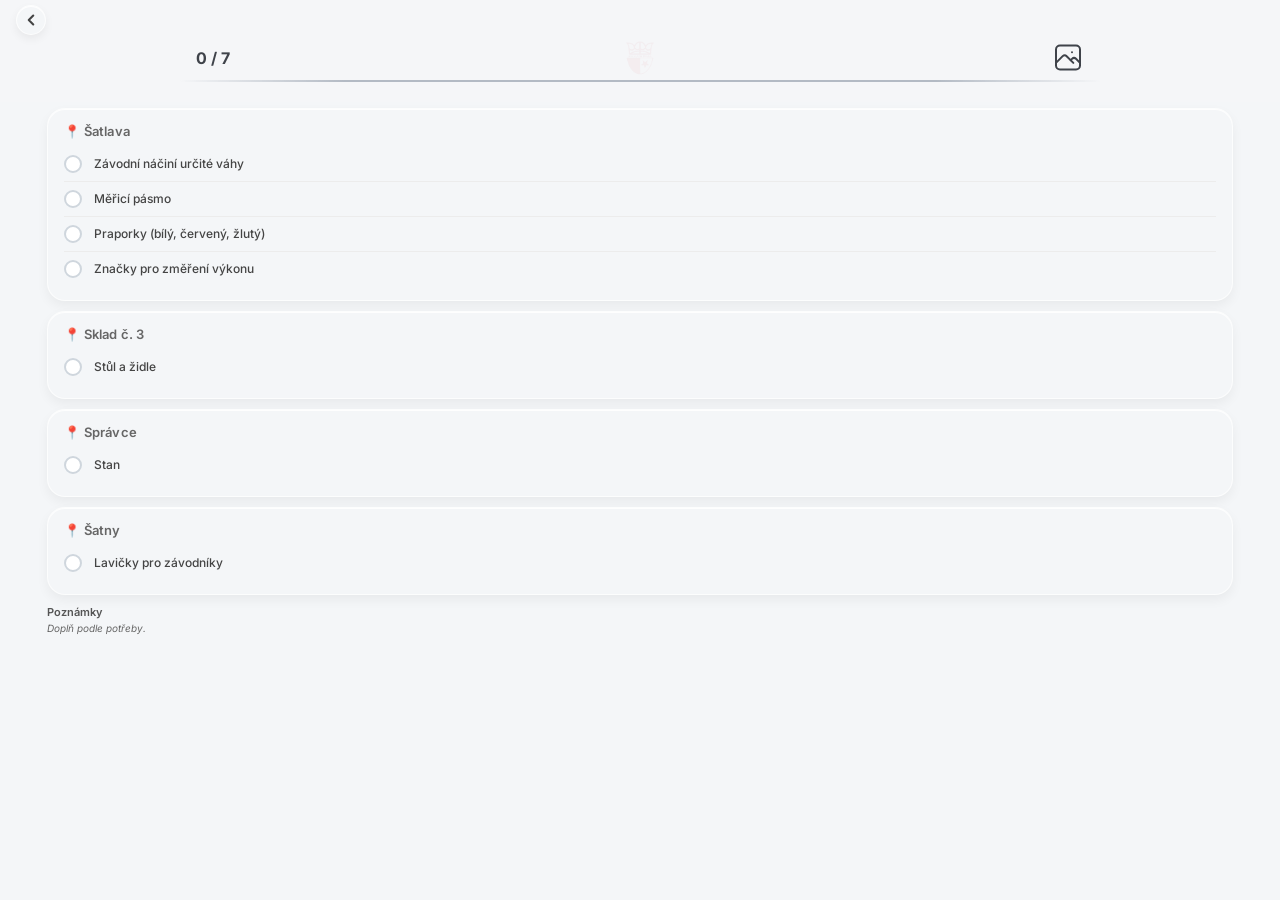
<file: discipliny/disk.html>
<!DOCTYPE html>
<html lang="cs">

<head>

    <meta charset="UTF-8">

    <meta name="viewport"
          content="width=device-width, initial-scale=1.0">

    <title>Disk</title>

    <!-- Font -->

    <link rel="preconnect"
          href="https://fonts.googleapis.com">

    <link rel="preconnect"
          href="https://fonts.gstatic.com"
          crossorigin>

    <link href="https://fonts.googleapis.com/css2?family=Inter:wght@300;400;500;600;700;800&display=swap"
          rel="stylesheet">

    <link rel="stylesheet"
          href="disk.css">

</head>

<body>


<!-- ===================================================== -->
<!--                    HORNÍ PANEL                         -->
<!-- ===================================================== -->

<header class="top-panel">

    <a href="../index.html"
       class="back-button">

        <svg
            class="back-icon"
            xmlns="http://www.w3.org/2000/svg"
            viewBox="0 0 24 24"
            fill="none">

            <path
                d="M15 18L9 12L15 6"
                stroke="currentColor"
                stroke-width="2.8"
                stroke-linecap="round"
                stroke-linejoin="round"/>

        </svg>

    </a>

    <div class="top-card">

        <!-- ===== POČÍTADLO ===== -->

        <div class="progress-box">

            <span class="progress-number">
                0 / 10
            </span>

        </div>

        <!-- ===== LOGO ===== -->

        <div class="logo-box">

            <img
                src="../images/logo/logo.png"
                alt="Technická četa"
                class="progress-logo">

        </div>

        <!-- ===== GALERIE ===== -->
<div class="gallery-box">

   <button
        class="gallery-button"
    id="galleryButton"
    data-gallery="../images/sectors/disk/"
    data-count="1"
    aria-label="Otevřít galerii">

    <svg
        class="gallery-icon"
        xmlns="http://www.w3.org/2000/svg"
        viewBox="0 0 24 24"
        fill="none"
        stroke="currentColor"
        stroke-width="1.5"
        stroke-linecap="round"
        stroke-linejoin="round">

        <path d="M15 8h.01"/>
        <path d="M3 6a3 3 0 0 1 3 -3h12a3 3 0 0 1 3 3v12a3 3 0 0 1 -3 3h-12a3 3 0 0 1 -3 -3v-12"/>
        <path d="M3 16l5 -5c.928 -.893 2.072 -.893 3 0l5 5"/>
        <path d="M14 14l1 -1c.928 -.893 2.072 -.893 3 0l3 3"/>

    </svg>

</button>

</div>

</header>


<!-- ===================================================== -->
<!--                SEZNAM POMŮCEK                          -->
<!-- ===================================================== -->

<section class="equipment">
 
     <!-- ŠATLAVA -->

    <div class="location">

        <h3>📍 Šatlava</h3>

        <label class="check-item">
            <input type="checkbox">
            <span>Závodní náčiní určité váhy</span>
        </label>

        <label class="check-item">
            <input type="checkbox">
            <span>Měřicí pásmo</span>
        </label>

        <label class="check-item">
            <input type="checkbox">
            <span>Praporky (bílý, červený, žlutý)</span>
        </label>

        <label class="check-item">
            <input type="checkbox">
            <span>Značky pro změření výkonu</span>
        </label>

    </div>


    <!-- SKLAD Č. 3 -->

    <div class="location">

        <h3>📍 Sklad č. 3</h3>

        <label class="check-item">
            <input type="checkbox">
            <span>Stůl a židle</span>
        </label>

    </div>


    <!-- SPRÁVCE -->

    <div class="location">

        <h3>📍 Správce</h3>

        <label class="check-item">
            <input type="checkbox">
            <span>Stan</span>
        </label>

    </div>


    <!-- ŠATNY -->

    <div class="location">

        <h3>📍 Šatny</h3>

        <label class="check-item">
            <input type="checkbox">
            <span>Lavičky pro závodníky</span>
        </label>

    </div>


</section>


<!-- ===================================================== -->
<!--                     POZNÁMKY                           -->
<!-- ===================================================== -->

<section class="notes">

    <h2>Poznámky</h2>

    <p>Doplň podle potřeby.</p>

</section>

<div id="galleryDots" class="gallery-dots"></div>

<script src="../checkboxes.js"></script>

<link
    rel="stylesheet"
    href="../libs/photoswipe/photoswipe.css">

<script type="module"
        src="../js/gallery.js"></script>

</body>

</html>
</file>
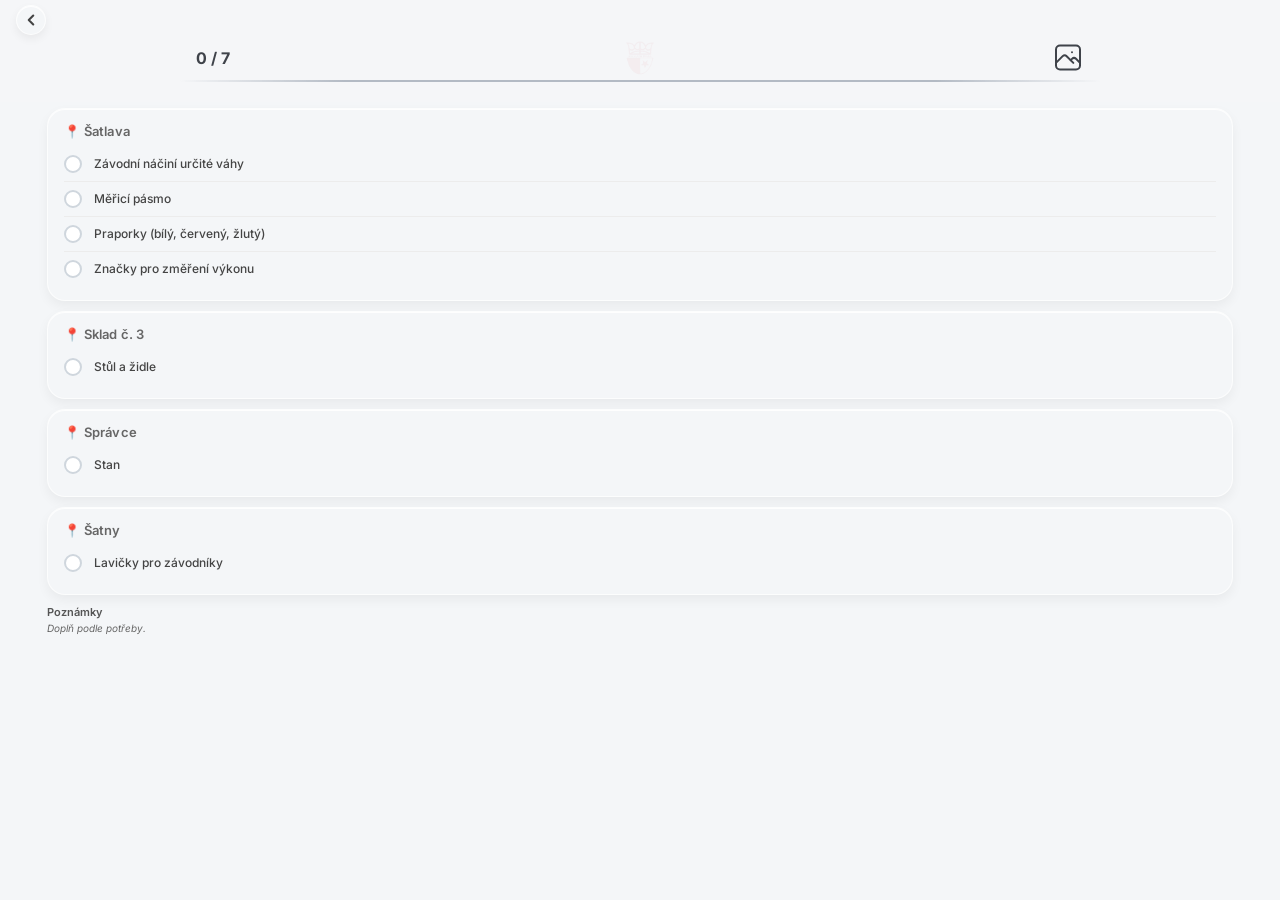
<file: discipliny/kladivo.html>
<!DOCTYPE html>
<html lang="cs">

<head>

    <meta charset="UTF-8">

    <meta name="viewport"
          content="width=device-width, initial-scale=1.0">

    <title>Kladivo</title>

    <!-- Font -->

    <link rel="preconnect"
          href="https://fonts.googleapis.com">

    <link rel="preconnect"
          href="https://fonts.gstatic.com"
          crossorigin>

    <link href="https://fonts.googleapis.com/css2?family=Inter:wght@300;400;500;600;700;800&display=swap"
          rel="stylesheet">

    <link rel="stylesheet"
          href="kladivo.css">

</head>

<body>


<!-- ===================================================== -->
<!--                    HORNÍ PANEL                         -->
<!-- ===================================================== -->

<header class="top-panel">

    <a href="../index.html"
       class="back-button">

        <svg
            class="back-icon"
            xmlns="http://www.w3.org/2000/svg"
            viewBox="0 0 24 24"
            fill="none">

            <path
                d="M15 18L9 12L15 6"
                stroke="currentColor"
                stroke-width="2.8"
                stroke-linecap="round"
                stroke-linejoin="round"/>

        </svg>

    </a>

    <div class="top-card">

        <!-- ===== POČÍTADLO ===== -->

        <div class="progress-box">

            <span class="progress-number">
                0 / 10
            </span>

        </div>

        <!-- ===== LOGO ===== -->

        <div class="logo-box">

            <img
                src="../images/logo/logo.png"
                alt="Technická četa"
                class="progress-logo">

        </div>

        <!-- ===== GALERIE ===== -->
<div class="gallery-box">

   <button
        class="gallery-button"
    id="galleryButton"
    data-gallery="../images/sectors/kladivo/"
    data-count="1"
    aria-label="Otevřít galerii">

    <svg
        class="gallery-icon"
        xmlns="http://www.w3.org/2000/svg"
        viewBox="0 0 24 24"
        fill="none"
        stroke="currentColor"
        stroke-width="1.5"
        stroke-linecap="round"
        stroke-linejoin="round">

        <path d="M15 8h.01"/>
        <path d="M3 6a3 3 0 0 1 3 -3h12a3 3 0 0 1 3 3v12a3 3 0 0 1 -3 3h-12a3 3 0 0 1 -3 -3v-12"/>
        <path d="M3 16l5 -5c.928 -.893 2.072 -.893 3 0l5 5"/>
        <path d="M14 14l1 -1c.928 -.893 2.072 -.893 3 0l3 3"/>

    </svg>

</button>

</div>

</header>


<!-- ===================================================== -->
<!--                SEZNAM POMŮCEK                          -->
<!-- ===================================================== -->

<section class="equipment">
 
     <!-- ŠATLAVA -->

    <div class="location">

        <h3>📍 Šatlava</h3>

        <label class="check-item">
            <input type="checkbox">
            <span>Závodní náčiní určité váhy</span>
        </label>

        <label class="check-item">
            <input type="checkbox">
            <span>Měřicí pásmo</span>
        </label>

        <label class="check-item">
            <input type="checkbox">
            <span>Praporky (bílý, červený, žlutý)</span>
        </label>

        <label class="check-item">
            <input type="checkbox">
            <span>Značky pro změření výkonu</span>
        </label>

    </div>


    <!-- SKLAD Č. 3 -->

    <div class="location">

        <h3>📍 Sklad č. 3</h3>

        <label class="check-item">
            <input type="checkbox">
            <span>Stůl a židle</span>
        </label>

    </div>


    <!-- SPRÁVCE -->

    <div class="location">

        <h3>📍 Správce</h3>

        <label class="check-item">
            <input type="checkbox">
            <span>Stan</span>
        </label>

    </div>


    <!-- ŠATNY -->

    <div class="location">

        <h3>📍 Šatny</h3>

        <label class="check-item">
            <input type="checkbox">
            <span>Lavičky pro závodníky</span>
        </label>

    </div>


</section>


<!-- ===================================================== -->
<!--                     POZNÁMKY                           -->
<!-- ===================================================== -->

<section class="notes">

    <h2>Poznámky</h2>

    <p>Doplň podle potřeby.</p>

</section>

<div id="galleryDots" class="gallery-dots"></div>

<script src="../checkboxes.js"></script>

<link
    rel="stylesheet"
    href="../libs/photoswipe/photoswipe.css">

<script type="module"
        src="../js/gallery.js"></script>

</body>

</html>
</file>
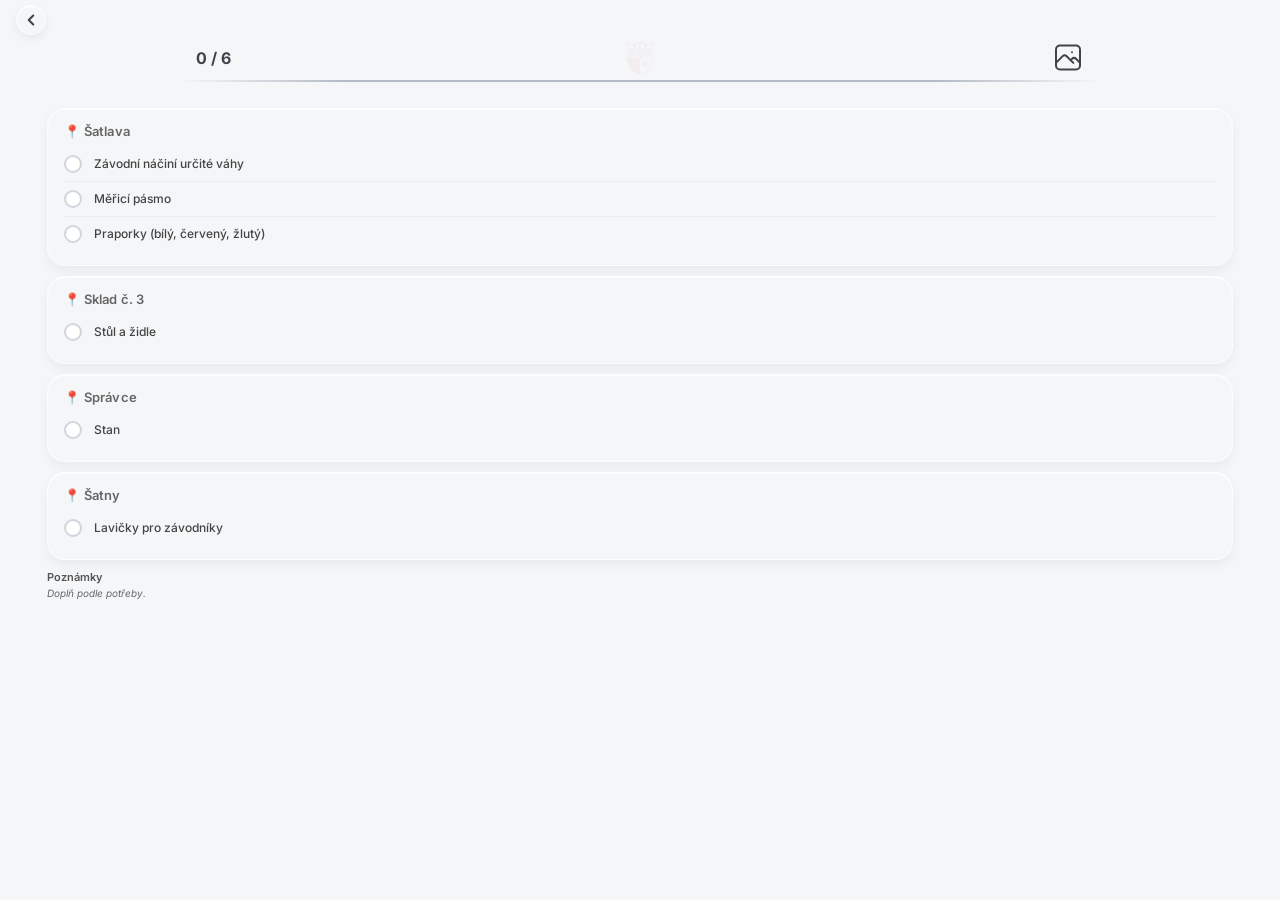
<file: discipliny/koule.html>
<!DOCTYPE html>
<html lang="cs">

<head>

    <meta charset="UTF-8">

    <meta name="viewport"
          content="width=device-width, initial-scale=1.0">

    <title>Koule</title>

    <!-- Font -->

    <link rel="preconnect"
          href="https://fonts.googleapis.com">

    <link rel="preconnect"
          href="https://fonts.gstatic.com"
          crossorigin>

    <link href="https://fonts.googleapis.com/css2?family=Inter:wght@300;400;500;600;700;800&display=swap"
          rel="stylesheet">

    <link rel="stylesheet"
          href="koule.css">

</head>

<body>


<!-- ===================================================== -->
<!--                    HORNÍ PANEL                         -->
<!-- ===================================================== -->

<header class="top-panel">

    <a href="../index.html"
       class="back-button">

        <svg
            class="back-icon"
            xmlns="http://www.w3.org/2000/svg"
            viewBox="0 0 24 24"
            fill="none">

            <path
                d="M15 18L9 12L15 6"
                stroke="currentColor"
                stroke-width="2.8"
                stroke-linecap="round"
                stroke-linejoin="round"/>

        </svg>

    </a>

    <div class="top-card">

        <!-- ===== POČÍTADLO ===== -->

        <div class="progress-box">

            <span class="progress-number">
                0 / 10
            </span>

        </div>

        <!-- ===== LOGO ===== -->

        <div class="logo-box">

            <img
                src="../images/logo/logo.png"
                alt="Technická četa"
                class="progress-logo">

        </div>

        <!-- ===== GALERIE ===== -->
<div class="gallery-box">

   <button
        class="gallery-button"
    id="galleryButton"
    data-gallery="../images/sectors/koule/"
    data-count="1"
    aria-label="Otevřít galerii">

    <svg
        class="gallery-icon"
        xmlns="http://www.w3.org/2000/svg"
        viewBox="0 0 24 24"
        fill="none"
        stroke="currentColor"
        stroke-width="1.5"
        stroke-linecap="round"
        stroke-linejoin="round">

        <path d="M15 8h.01"/>
        <path d="M3 6a3 3 0 0 1 3 -3h12a3 3 0 0 1 3 3v12a3 3 0 0 1 -3 3h-12a3 3 0 0 1 -3 -3v-12"/>
        <path d="M3 16l5 -5c.928 -.893 2.072 -.893 3 0l5 5"/>
        <path d="M14 14l1 -1c.928 -.893 2.072 -.893 3 0l3 3"/>

    </svg>

</button>

</div>

</header>


<!-- ===================================================== -->
<!--                SEZNAM POMŮCEK                          -->
<!-- ===================================================== -->

<section class="equipment">
 
    <!-- ŠATLAVA -->

    <div class="location">

        <h3>📍 Šatlava</h3>

        <label class="check-item">
            <input type="checkbox">
            <span>Závodní náčiní určité váhy</span>
        </label>

        <label class="check-item">
            <input type="checkbox">
            <span>Měřicí pásmo</span>
        </label>

        <label class="check-item">
            <input type="checkbox">
            <span>Praporky (bílý, červený, žlutý)</span>
        </label>

    </div>


    <!-- SKLAD Č. 3 -->

    <div class="location">

        <h3>📍 Sklad č. 3</h3>

        <label class="check-item">
            <input type="checkbox">
            <span>Stůl a židle</span>
        </label>

    </div>


    <!-- SPRÁVCE -->

    <div class="location">

        <h3>📍 Správce</h3>

        <label class="check-item">
            <input type="checkbox">
            <span>Stan</span>
        </label>

    </div>


    <!-- ŠATNY -->

    <div class="location">

        <h3>📍 Šatny</h3>

        <label class="check-item">
            <input type="checkbox">
            <span>Lavičky pro závodníky</span>
        </label>

    </div>


</section>


<!-- ===================================================== -->
<!--                     POZNÁMKY                           -->
<!-- ===================================================== -->

<section class="notes">

    <h2>Poznámky</h2>

    <p>Doplň podle potřeby.</p>

</section>

<div id="galleryDots" class="gallery-dots"></div>

<script src="../checkboxes.js"></script>

<link
    rel="stylesheet"
    href="../libs/photoswipe/photoswipe.css">

<script type="module"
        src="../js/gallery.js"></script>

</body>

</html>
</file>
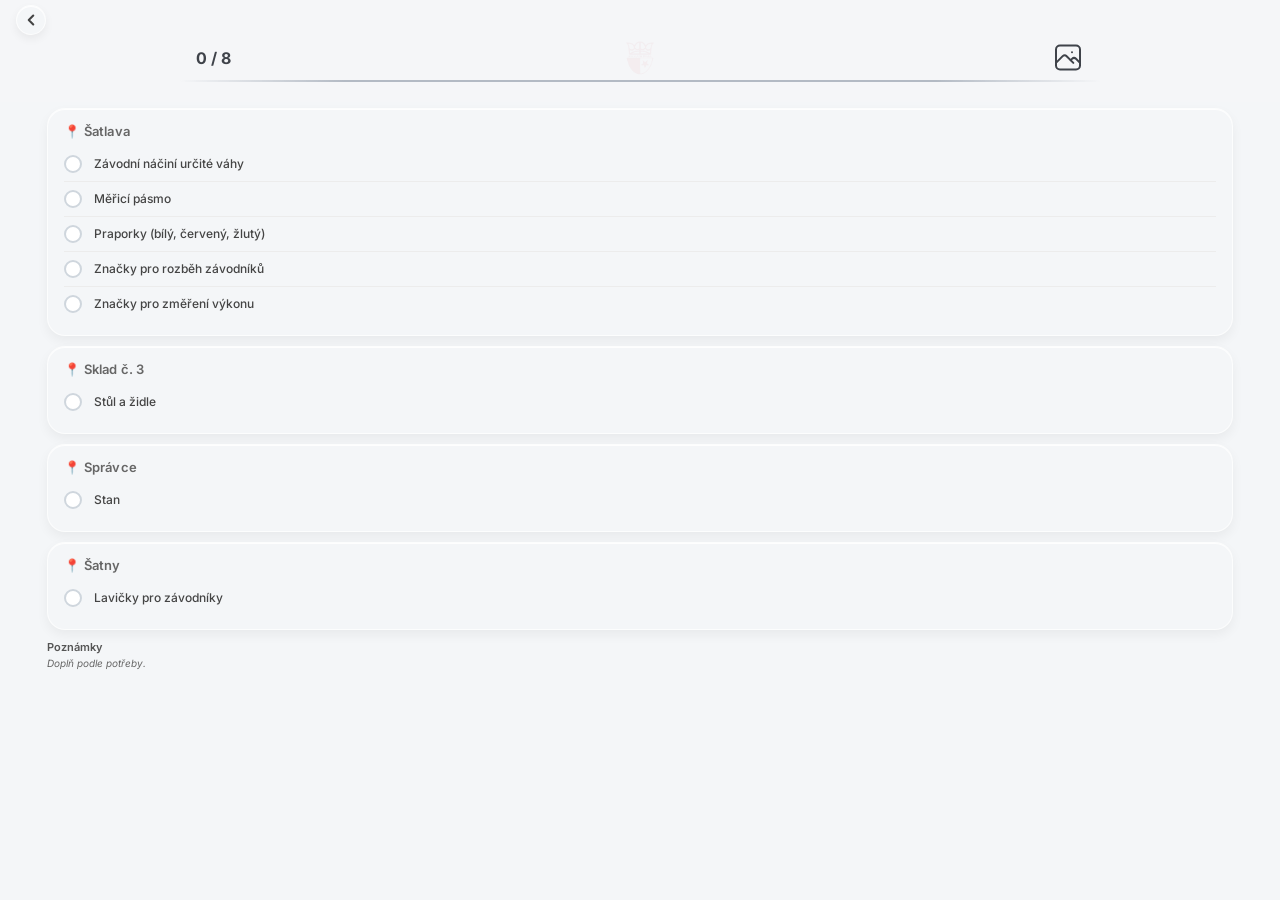
<file: discipliny/ostep.html>
<!DOCTYPE html>
<html lang="cs">

<head>

    <meta charset="UTF-8">

    <meta name="viewport"
          content="width=device-width, initial-scale=1.0">

    <title>Oštěp</title>

    <!-- Font -->

    <link rel="preconnect"
          href="https://fonts.googleapis.com">

    <link rel="preconnect"
          href="https://fonts.gstatic.com"
          crossorigin>

    <link href="https://fonts.googleapis.com/css2?family=Inter:wght@300;400;500;600;700;800&display=swap"
          rel="stylesheet">

    <link rel="stylesheet"
          href="ostep.css">

</head>

<body>


<!-- ===================================================== -->
<!--                    HORNÍ PANEL                         -->
<!-- ===================================================== -->

<header class="top-panel">

    <a href="../index.html"
       class="back-button">

        <svg
            class="back-icon"
            xmlns="http://www.w3.org/2000/svg"
            viewBox="0 0 24 24"
            fill="none">

            <path
                d="M15 18L9 12L15 6"
                stroke="currentColor"
                stroke-width="2.8"
                stroke-linecap="round"
                stroke-linejoin="round"/>

        </svg>

    </a>

    <div class="top-card">

        <!-- ===== POČÍTADLO ===== -->

        <div class="progress-box">

            <span class="progress-number">
                0 / 10
            </span>

        </div>

        <!-- ===== LOGO ===== -->

        <div class="logo-box">

            <img
                src="../images/logo/logo.png"
                alt="Technická četa"
                class="progress-logo">

        </div>

        <!-- ===== GALERIE ===== -->
<div class="gallery-box">

   <button
        class="gallery-button"
    id="galleryButton"
    data-gallery="../images/sectors/ostep/"
    data-count="1"
    aria-label="Otevřít galerii">

    <svg
        class="gallery-icon"
        xmlns="http://www.w3.org/2000/svg"
        viewBox="0 0 24 24"
        fill="none"
        stroke="currentColor"
        stroke-width="1.5"
        stroke-linecap="round"
        stroke-linejoin="round">

        <path d="M15 8h.01"/>
        <path d="M3 6a3 3 0 0 1 3 -3h12a3 3 0 0 1 3 3v12a3 3 0 0 1 -3 3h-12a3 3 0 0 1 -3 -3v-12"/>
        <path d="M3 16l5 -5c.928 -.893 2.072 -.893 3 0l5 5"/>
        <path d="M14 14l1 -1c.928 -.893 2.072 -.893 3 0l3 3"/>

    </svg>

</button>

</div>

</header>


<!-- ===================================================== -->
<!--                SEZNAM POMŮCEK                          -->
<!-- ===================================================== -->

<section class="equipment">
 
    <!-- ŠATLAVA -->

    <div class="location">

        <h3>📍 Šatlava</h3>

        <label class="check-item">
            <input type="checkbox">
            <span>Závodní náčiní určité váhy</span>
        </label>

        <label class="check-item">
            <input type="checkbox">
            <span>Měřicí pásmo</span>
        </label>

        <label class="check-item">
            <input type="checkbox">
            <span>Praporky (bílý, červený, žlutý)</span>
        </label>

        <label class="check-item">
            <input type="checkbox">
            <span>Značky pro rozběh závodníků</span>
        </label>

        <label class="check-item">
            <input type="checkbox">
            <span>Značky pro změření výkonu</span>
        </label>

    </div>


    <!-- SKLAD Č. 3 -->

    <div class="location">

        <h3>📍 Sklad č. 3</h3>

        <label class="check-item">
            <input type="checkbox">
            <span>Stůl a židle</span>
        </label>

    </div>


    <!-- SPRÁVCE -->

    <div class="location">

        <h3>📍 Správce</h3>

        <label class="check-item">
            <input type="checkbox">
            <span>Stan</span>
        </label>

    </div>


    <!-- ŠATNY -->

    <div class="location">

        <h3>📍 Šatny</h3>

        <label class="check-item">
            <input type="checkbox">
            <span>Lavičky pro závodníky</span>
        </label>

    </div>


</section>


<!-- ===================================================== -->
<!--                     POZNÁMKY                           -->
<!-- ===================================================== -->

<section class="notes">

    <h2>Poznámky</h2>

    <p>Doplň podle potřeby.</p>

</section>

<div id="galleryDots" class="gallery-dots"></div>

<script src="../checkboxes.js"></script>

<link
    rel="stylesheet"
    href="../libs/photoswipe/photoswipe.css">

<script type="module"
        src="../js/gallery.js"></script>

</body>

</html>
</file>
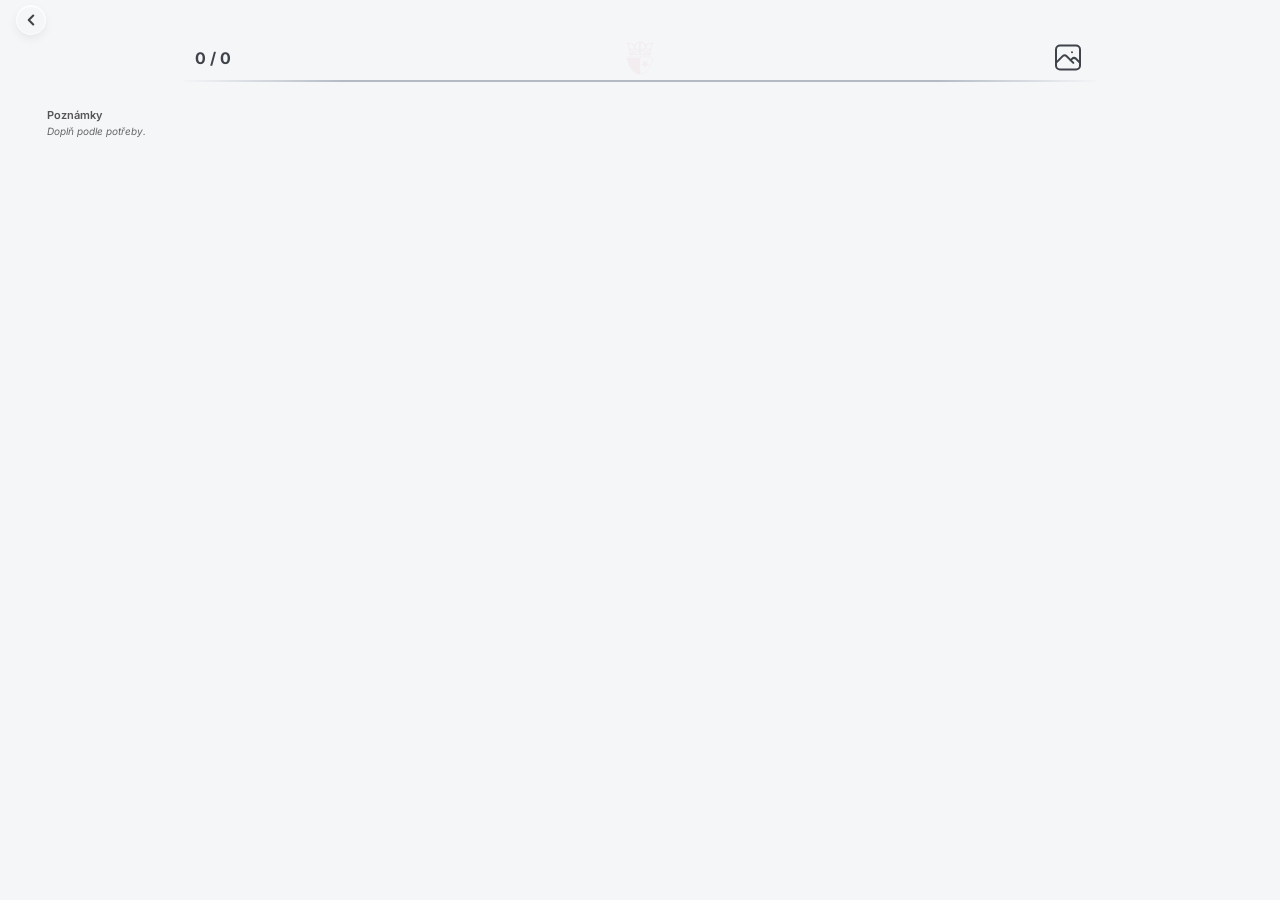
<file: discipliny/template.html>
<!DOCTYPE html>
<html lang="cs">

<head>

    <meta charset="UTF-8">

    <meta name="viewport"
          content="width=device-width, initial-scale=1.0">

    <title>Název disciplíny</title>

    <!-- Font -->

    <link rel="preconnect"
          href="https://fonts.googleapis.com">

    <link rel="preconnect"
          href="https://fonts.gstatic.com"
          crossorigin>

    <link href="https://fonts.googleapis.com/css2?family=Inter:wght@300;400;500;600;700;800&display=swap"
          rel="stylesheet">

    <link rel="stylesheet"
          href="template.css">

</head>

<body>


<!-- ===================================================== -->
<!--                    HORNÍ PANEL                         -->
<!-- ===================================================== -->

<header class="top-panel">

    <a href="../index.html"
       class="back-button">

        <svg
            class="back-icon"
            xmlns="http://www.w3.org/2000/svg"
            viewBox="0 0 24 24"
            fill="none">

            <path
                d="M15 18L9 12L15 6"
                stroke="currentColor"
                stroke-width="2.8"
                stroke-linecap="round"
                stroke-linejoin="round"/>

        </svg>

    </a>

    <div class="top-card">

        <!-- ===== POČÍTADLO ===== -->

        <div class="progress-box">

            <span class="progress-number">
                0 / 10
            </span>

        </div>

        <!-- ===== LOGO ===== -->

        <div class="logo-box">

            <img
                src="../images/logo/logo.png"
                alt="Technická četa"
                class="progress-logo">

        </div>

        <!-- ===== GALERIE ===== -->
<div class="gallery-box">

   <button
        class="gallery-button"
    id="galleryButton"
    data-gallery="../images/sectors/nazev-discipliny/"
    data-count="0"
    aria-label="Otevřít galerii">

    <svg
        class="gallery-icon"
        xmlns="http://www.w3.org/2000/svg"
        viewBox="0 0 24 24"
        fill="none"
        stroke="currentColor"
        stroke-width="1.5"
        stroke-linecap="round"
        stroke-linejoin="round">

        <path d="M15 8h.01"/>
        <path d="M3 6a3 3 0 0 1 3 -3h12a3 3 0 0 1 3 3v12a3 3 0 0 1 -3 3h-12a3 3 0 0 1 -3 -3v-12"/>
        <path d="M3 16l5 -5c.928 -.893 2.072 -.893 3 0l5 5"/>
        <path d="M14 14l1 -1c.928 -.893 2.072 -.893 3 0l3 3"/>

    </svg>

</button>

</div>

</header>


<!-- ===================================================== -->
<!--                SEZNAM POMŮCEK                          -->
<!-- ===================================================== -->

<section class="equipment">
 
     <!-- Sem vlož seznam pomůcek -->

</section>


<!-- ===================================================== -->
<!--                     POZNÁMKY                           -->
<!-- ===================================================== -->

<section class="notes">

    <h2>Poznámky</h2>

    <p>Doplň podle potřeby.</p>

</section>

<div id="galleryDots" class="gallery-dots"></div>

<script src="../checkboxes.js"></script>

<link
    rel="stylesheet"
    href="../libs/photoswipe/photoswipe.css">

<script type="module"
        src="../js/gallery.js"></script>

</body>

</html>
</file>
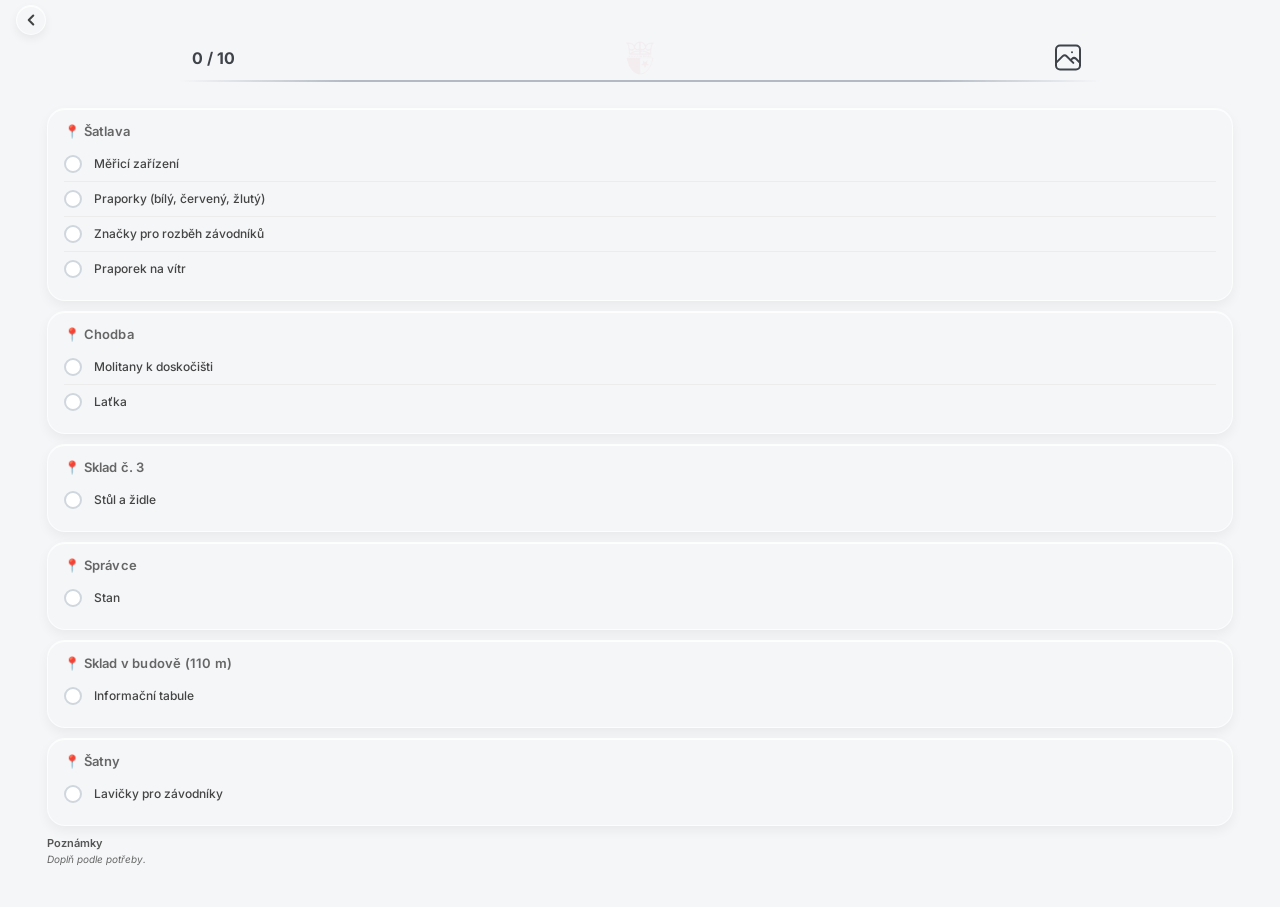
<file: discipliny/tyc.html>
<!DOCTYPE html>
<html lang="cs">

<head>

    <meta charset="UTF-8">

    <meta name="viewport"
          content="width=device-width, initial-scale=1.0">

    <title>Tyč</title>

    <!-- Font -->

    <link rel="preconnect"
          href="https://fonts.googleapis.com">

    <link rel="preconnect"
          href="https://fonts.gstatic.com"
          crossorigin>

    <link href="https://fonts.googleapis.com/css2?family=Inter:wght@300;400;500;600;700;800&display=swap"
          rel="stylesheet">

    <link rel="stylesheet"
          href="tyc.css">

</head>

<body>


<!-- ===================================================== -->
<!--                    HORNÍ PANEL                         -->
<!-- ===================================================== -->

<header class="top-panel">

    <a href="../index.html"
       class="back-button">

        <svg
            class="back-icon"
            xmlns="http://www.w3.org/2000/svg"
            viewBox="0 0 24 24"
            fill="none">

            <path
                d="M15 18L9 12L15 6"
                stroke="currentColor"
                stroke-width="2.8"
                stroke-linecap="round"
                stroke-linejoin="round"/>

        </svg>

    </a>

    <div class="top-card">

        <!-- ===== POČÍTADLO ===== -->

        <div class="progress-box">

            <span class="progress-number">
                0 / 10
            </span>

        </div>

        <!-- ===== LOGO ===== -->

        <div class="logo-box">

            <img
                src="../images/logo/logo.png"
                alt="Technická četa"
                class="progress-logo">

        </div>

        <!-- ===== GALERIE ===== -->
<div class="gallery-box">

   <button
        class="gallery-button"
    id="galleryButton"
    data-gallery="../images/sectors/tyc/"
    data-count="1"
    aria-label="Otevřít galerii">

    <svg
        class="gallery-icon"
        xmlns="http://www.w3.org/2000/svg"
        viewBox="0 0 24 24"
        fill="none"
        stroke="currentColor"
        stroke-width="1.5"
        stroke-linecap="round"
        stroke-linejoin="round">

        <path d="M15 8h.01"/>
        <path d="M3 6a3 3 0 0 1 3 -3h12a3 3 0 0 1 3 3v12a3 3 0 0 1 -3 3h-12a3 3 0 0 1 -3 -3v-12"/>
        <path d="M3 16l5 -5c.928 -.893 2.072 -.893 3 0l5 5"/>
        <path d="M14 14l1 -1c.928 -.893 2.072 -.893 3 0l3 3"/>

    </svg>

</button>

</div>

</header>


<!-- ===================================================== -->
<!--                SEZNAM POMŮCEK                          -->
<!-- ===================================================== -->

<section class="equipment">
 
   <!-- ŠATLAVA -->

    <div class="location">

        <h3>📍 Šatlava</h3>

        <label class="check-item">
            <input type="checkbox">
            <span>Měřicí zařízení</span>
        </label>

        <label class="check-item">
            <input type="checkbox">
            <span>Praporky (bílý, červený, žlutý)</span>
        </label>

        <label class="check-item">
            <input type="checkbox">
            <span>Značky pro rozběh závodníků</span>
        </label>

        <label class="check-item">
            <input type="checkbox">
            <span>Praporek na vítr</span>
        </label>

    </div>


    <!-- CHODBA -->

    <div class="location">

        <h3>📍 Chodba</h3>

        <label class="check-item">
            <input type="checkbox">
            <span>Molitany k doskočišti</span>
        </label>

        <label class="check-item">
            <input type="checkbox">
            <span>Laťka</span>
        </label>

    </div>


    <!-- SKLAD Č. 3 -->

    <div class="location">

        <h3>📍 Sklad č. 3</h3>

        <label class="check-item">
            <input type="checkbox">
            <span>Stůl a židle</span>
        </label>

    </div>


    <!-- SPRÁVCE -->

    <div class="location">

        <h3>📍 Správce</h3>

        <label class="check-item">
            <input type="checkbox">
            <span>Stan</span>
        </label>

    </div>


    <!-- SKLAD V BUDOVĚ -->

    <div class="location">

        <h3>📍 Sklad v budově (110 m)</h3>

        <label class="check-item">
            <input type="checkbox">
            <span>Informační tabule</span>
        </label>

    </div>


    <!-- ŠATNY -->

    <div class="location">

        <h3>📍 Šatny</h3>

        <label class="check-item">
            <input type="checkbox">
            <span>Lavičky pro závodníky</span>
        </label>

    </div>


</section>


<!-- ===================================================== -->
<!--                     POZNÁMKY                           -->
<!-- ===================================================== -->

<section class="notes">

    <h2>Poznámky</h2>

    <p>Doplň podle potřeby.</p>

</section>

<div id="galleryDots" class="gallery-dots"></div>

<script src="../checkboxes.js"></script>

<link
    rel="stylesheet"
    href="../libs/photoswipe/photoswipe.css">

<script type="module"
        src="../js/gallery.js"></script>

</body>

</html>
</file>
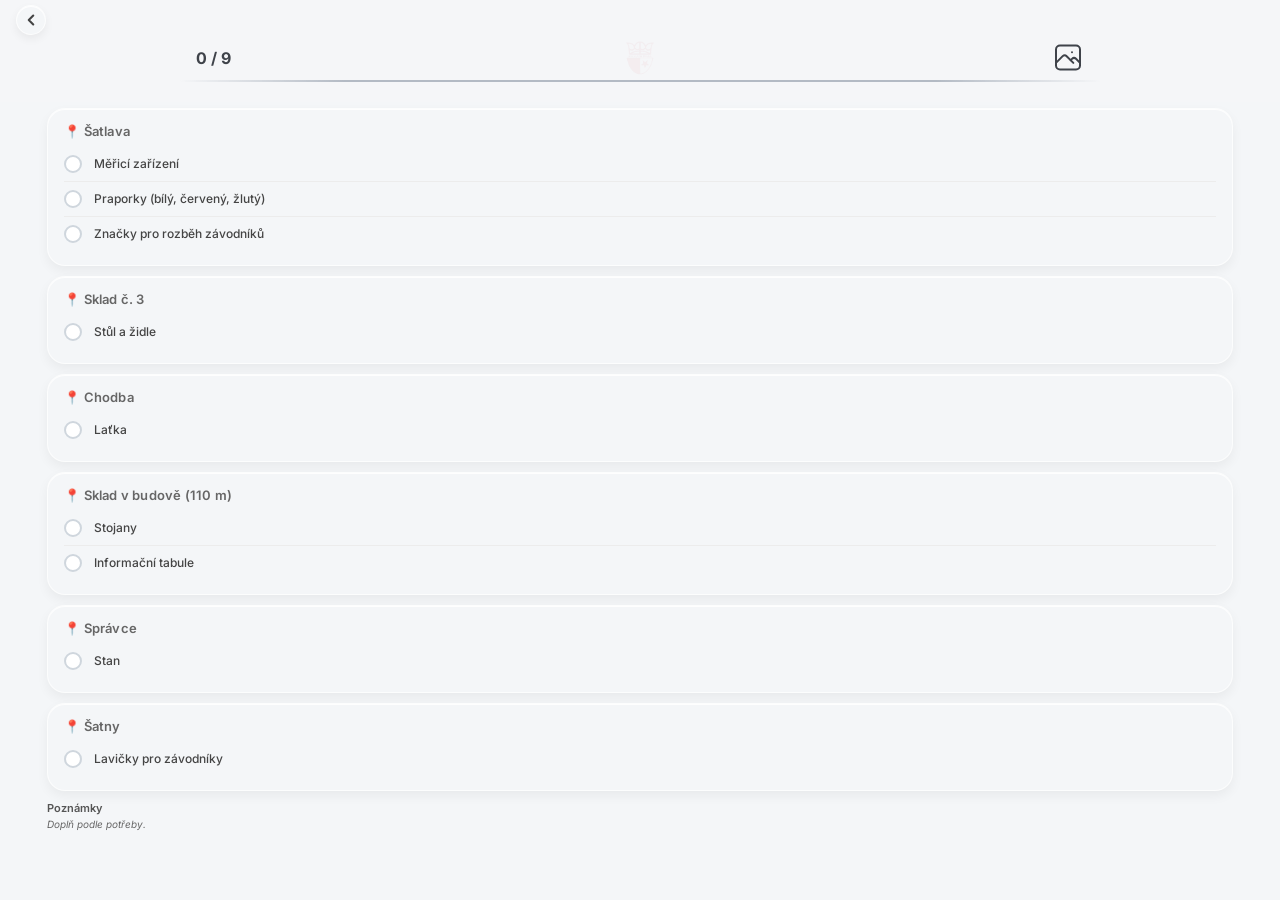
<file: discipliny/vyska.html>
<!DOCTYPE html>
<html lang="cs">

<head>

    <meta charset="UTF-8">

    <meta name="viewport"
          content="width=device-width, initial-scale=1.0">

    <title>Skok vysoký</title>

    <!-- Font -->

    <link rel="preconnect"
          href="https://fonts.googleapis.com">

    <link rel="preconnect"
          href="https://fonts.gstatic.com"
          crossorigin>

    <link href="https://fonts.googleapis.com/css2?family=Inter:wght@300;400;500;600;700;800&display=swap"
          rel="stylesheet">

    <link rel="stylesheet"
          href="vyska.css">

</head>

<body>


<!-- ===================================================== -->
<!--                    HORNÍ PANEL                         -->
<!-- ===================================================== -->

<header class="top-panel">

    <a href="../index.html"
       class="back-button">

        <svg
            class="back-icon"
            xmlns="http://www.w3.org/2000/svg"
            viewBox="0 0 24 24"
            fill="none">

            <path
                d="M15 18L9 12L15 6"
                stroke="currentColor"
                stroke-width="2.8"
                stroke-linecap="round"
                stroke-linejoin="round"/>

        </svg>

    </a>

    <div class="top-card">

        <!-- ===== POČÍTADLO ===== -->

        <div class="progress-box">

            <span class="progress-number">
                0 / 10
            </span>

        </div>

        <!-- ===== LOGO ===== -->

        <div class="logo-box">

            <img
                src="../images/logo/logo.png"
                alt="Technická četa"
                class="progress-logo">

        </div>

        <!-- ===== GALERIE ===== -->
<div class="gallery-box">

   <button
        class="gallery-button"
    id="galleryButton"
    data-gallery="../images/sectors/vyska/"
    data-count="3"
    aria-label="Otevřít galerii">

    <svg
        class="gallery-icon"
        xmlns="http://www.w3.org/2000/svg"
        viewBox="0 0 24 24"
        fill="none"
        stroke="currentColor"
        stroke-width="1.5"
        stroke-linecap="round"
        stroke-linejoin="round">

        <path d="M15 8h.01"/>
        <path d="M3 6a3 3 0 0 1 3 -3h12a3 3 0 0 1 3 3v12a3 3 0 0 1 -3 3h-12a3 3 0 0 1 -3 -3v-12"/>
        <path d="M3 16l5 -5c.928 -.893 2.072 -.893 3 0l5 5"/>
        <path d="M14 14l1 -1c.928 -.893 2.072 -.893 3 0l3 3"/>

    </svg>

</button>

</div>

</header>


<!-- ===================================================== -->
<!--                SEZNAM POMŮCEK                          -->
<!-- ===================================================== -->

<section class="equipment">
        <!-- ===================================================== -->
    <!--                       ŠATLAVA                          -->
    <!-- ===================================================== -->

    <div class="location">

        <h3>📍 Šatlava</h3>

        <label class="check-item">
            <input type="checkbox">
            <span>Měřicí zařízení</span>
        </label>

        <label class="check-item">
            <input type="checkbox">
            <span>Praporky (bílý, červený, žlutý)</span>
        </label>

        <label class="check-item">
            <input type="checkbox">
            <span>Značky pro rozběh závodníků</span>
        </label>

    </div>


    <!-- ===================================================== -->
    <!--                      SKLAD Č. 3                        -->
    <!-- ===================================================== -->

    <div class="location">

        <h3>📍 Sklad č. 3</h3>

        <label class="check-item">
            <input type="checkbox">
            <span>Stůl a židle</span>
        </label>

    </div>


    <!-- ===================================================== -->
    <!--                        CHODBA                          -->
    <!-- ===================================================== -->

    <div class="location">

        <h3>📍 Chodba</h3>

        <label class="check-item">
            <input type="checkbox">
            <span>Laťka</span>
        </label>

    </div>


    <!-- ===================================================== -->
    <!--                  SKLAD V BUDOVĚ (110 m)                -->
    <!-- ===================================================== -->

    <div class="location">

        <h3>📍 Sklad v budově (110 m)</h3>

        <label class="check-item">
            <input type="checkbox">
            <span>Stojany</span>
        </label>

        <label class="check-item">
            <input type="checkbox">
            <span>Informační tabule</span>
        </label>

    </div>    
    
    <!-- ===================================================== -->
    <!--                       SPRÁVCE                          -->
    <!-- ===================================================== -->

    <div class="location">

        <h3>📍 Správce</h3>

        <label class="check-item">
            <input type="checkbox">
            <span>Stan</span>
        </label>

    </div>


    <!-- ===================================================== -->
    <!--                        ŠATNY                           -->
    <!-- ===================================================== -->

    <div class="location">

        <h3>📍 Šatny</h3>

        <label class="check-item">
            <input type="checkbox">
            <span>Lavičky pro závodníky</span>
        </label>

    </div>

</section>


<!-- ===================================================== -->
<!--                     POZNÁMKY                           -->
<!-- ===================================================== -->

<section class="notes">

    <h2>Poznámky</h2>

    <p>Doplň podle potřeby.</p>

</section>

<div id="galleryDots" class="gallery-dots"></div>

<script src="../checkboxes.js"></script>

<link
    rel="stylesheet"
    href="../libs/photoswipe/photoswipe.css">

<script type="module"
        src="../js/gallery.js"></script>

</body>

</html>
</file>
<file: discipliny/disk.css>
/* ==========================================================
TECHNICKÁ ČETA
  Disk
========================================================== */


/* ==========================================================
   RESET
========================================================== */

*{
    margin:0;
    padding:0;
    box-sizing:border-box;
    -webkit-tap-highlight-color: transparent;
}



/* ==========================================================
   CELÁ STRÁNKA
========================================================== */

body{

    font-family:"Inter",sans-serif;

    background:#f4f6f8;

    color:#222;

    padding:8px 16px 20px;

    min-height:100vh;

}



/* ==========================================================
   HORNÍ PANEL
========================================================== */

.top-panel{

    position: fixed;

    top: 0;
    left: 0;

    width: 100%;

    z-index: 1000;

    background: rgba(245,246,248,.94);

    backdrop-filter: blur(10px);
    -webkit-backdrop-filter: blur(10px);

    padding: 2px 0;

}



/* ==========================================================
   TLAČÍTKO ZPĚT
========================================================== */

.back-button{

    width:30px;

    height:30px;

    display:flex;

    justify-content:center;

    align-items:center;

    text-decoration:none;

    color:#555;

    background:#f4f6f8;

    border-radius:50%;

    border:1px solid rgba(255,255,255,.75);

    box-shadow:
        0 4px 10px rgba(0,0,0,.06),
        inset 0 1px 0 rgba(255,255,255,.95);

    margin-left:16px;

    margin-bottom:8px;

    transform: translateY(3px);

     transition:
        opacity .12s ease,
        transform .12s ease;

}

.back-button:hover{

    background:#eef1f4;

}

.back-button:active{

   

        transform: translateY(3px) scale(97);

    opacity:.65;

}

.back-icon{

    width:18px;

    height:18px;

    color:#444;

}



/* ==========================================================
   INFORMAČNÍ KARTA
========================================================== */
.top-card{

    position: relative;

    display: grid;
    grid-template-columns: 1fr 1fr 1fr;
    align-items: center;

    height: 60px;

    transform: translateY(-6px);

}

/* ========================= */
/*      HORNÍ LINKA          */
/* ========================= */

.top-card::before{

    content:"";

    position:absolute;

    left:50%;
    transform:translateX(-50%);
    width:12%;
    height:0px;
    border-radius:999px;

    top:0px;

  background: linear-gradient(
    to right,

     transparent,
    #b3bac4 18%,
    #b3bac4 82%,
     transparent
);

}

/* ========================= */
/*      DOLNÍ LINKA          */
/* ========================= */

.top-card::after{

    content:"";

    position:absolute;

    left:50%;
    transform:translateX(-50%);
    width:72%;
    height:2px;
    border-radius:999px;

    top:46px;

   background: linear-gradient(
    to right,

     transparent,
    #b3bac4 18%,
    #b3bac4 82%,
     transparent
);

}



/* ==========================================================
   POČÍTADLO
========================================================== */

.progress-box{

    display:flex;

    justify-content:center;

    align-items:center;

}

.progress-number{

    font-size:16px;

    font-weight:700;

    color:#3f434a;

    white-space:nowrap;

     transform:translateY(-6px);

}



/* ==========================================================
   LOGO
========================================================== */

.logo-box{

    display:flex;

    justify-content:center;

    align-items:center;

    position:relative;

}

.progress-logo{

    width:40px;

    height:auto;

    opacity:.04;

    transform:translateY(-6px);

    transition:
        transform .3s ease,
        opacity .3s ease,
        width .3s ease;

    pointer-events:none;

}



/* ==========================================================
   GALERIE
========================================================== */


.gallery-box{

    display:flex;

    justify-content:center;

    align-items:center;

}

.gallery-button{

    display:flex;

    justify-content:center;

    align-items:center;

    background:none;

    border:none;

    padding:0;

    cursor:pointer;

    color:#3f434a;

    width:100%;

    height:100%;

    transform:translateX(1px);

      transition:
        opacity .12s ease,
        transform .12s ease;


}

.gallery-button:active{

      transform: translateX(1px) scale(97);

    opacity:.65;

}

.gallery-icon{

    width:32px;

    height:32px;

     transform:translateY(-6.5px);

}

/* ==========================================================
   SEZNAM POMŮCEK
========================================================== */

.equipment{

    margin-bottom:0;

    margin-top: 100px;

}



/* ==========================================================
   KARTA MÍSTA
========================================================== */

.location{

    width:95%;

    margin:0 auto 10px;

    padding:14px 16px;

    background:#f4f6f8;

    border-radius:18px;

    border:1px solid rgba(255,255,255,.75);

    box-shadow:
        0 5px 12px rgba(0,0,0,.05),
        inset 0 1px 0 rgba(255,255,255,.9);

}



/* ==========================================================
   NÁZEV MÍSTA
========================================================== */

.location h3{

    font-size:13px;

    font-weight:600;

    color:#666;

    margin-bottom:8px;

    letter-spacing:.2px;

}



/* ==========================================================
   ŘÁDEK POMŮCKY
========================================================== */

.check-item{

    display:flex;

    align-items:center;

    gap:12px;

    padding:8px 0;

    cursor:pointer;

    border-bottom:1px solid #ececec;

    user-select:none;

}

.check-item:last-child{

    border-bottom:none;

}



/* ==========================================================
   CHECKBOX
========================================================== */

.check-item input{

    appearance:none;

    -webkit-appearance:none;

    width:18px;

    height:18px;

    border:2px solid #cfd6dd;

    border-radius:50%;

    background:#fff;

    cursor:pointer;

    transition:.2s;

    flex-shrink:0;

    display:flex;

    justify-content:center;

    align-items:center;

}

.check-item input:checked{

    background:#3bb54a;

    border-color:#3bb54a;

}

.check-item input:checked::after{

    content:"✓";

    color:#fff;

    font-size:11px;

    font-weight:700;

    line-height:1;

}



/* ==========================================================
   TEXT POMŮCKY
========================================================== */

.check-item span{

    font-size:12px;

    font-weight:500;

    color:#444;

    line-height:1.45;

}

/* ==========================================================
   POZNÁMKY
========================================================== */

.notes{

    width:95%;

    margin:0 auto 20px;

    padding:0;

    background:none;

    border:none;

    box-shadow:none;

}

.notes h2{

    font-size:11px;

    font-weight:600;

    color:#555;

    margin-bottom:2px;

}

.notes p{

    font-size:10px;

    color:#666;

    line-height:1.5;

    font-style:italic;

}



/* ==========================================================
   STICKY REŽIM
   (aktivuje se později přes JavaScript)
========================================================== */

body.sticky-header .top-panel{

    position:sticky;

    top:0;

    z-index:1000;

    background:#f4f6f8;

    padding-top:6px;

    padding-bottom:6px;

}

body.sticky-header .top-card{

    height:56px;

    transition:height .25s ease;

}

body.sticky-header .progress-logo{

    width:56px;

    transform:none;

}

body.sticky-header .photo-stack{

    width:52px;

    height:38px;

}

body.sticky-header .progress-number{

    font-size:17px;

}

body.sticky-header .top-card{

    box-shadow:
        0 8px 20px rgba(0,0,0,.10),
        inset 0 1px 0 rgba(255,255,255,.9);

}

.gallery-dots{

    position:fixed;

    left:50%;
    bottom:24px;

    transform:translateX(-50%);

    display:none;

    gap:10px;

    z-index:10000;

}

.gallery-dot{

    width:8px;
    height:8px;

    border-radius:50%;

    background:rgba(255,255,255,.35);

    transition:.25s;

    cursor:pointer;

}

.gallery-dot.active{

    width:12px;
    height:12px;

    background:white;

}

button,
button:focus,
button:focus-visible,
a,
a:focus,
a:focus-visible{

    outline:none;
    -webkit-tap-highlight-color:transparent;

}
</file>
<file: libs/photoswipe/photoswipe.css>
/*! PhotoSwipe main CSS by Dmytro Semenov | photoswipe.com */

.pswp {
  --pswp-bg: #000;
  --pswp-placeholder-bg: #222;
  

  --pswp-root-z-index: 100000;
  
  --pswp-preloader-color: rgba(79, 79, 79, 0.4);
  --pswp-preloader-color-secondary: rgba(255, 255, 255, 0.9);
  
  /* defined via js:
  --pswp-transition-duration: 333ms; */
  
  --pswp-icon-color: #fff;
  --pswp-icon-color-secondary: #4f4f4f;
  --pswp-icon-stroke-color: #4f4f4f;
  --pswp-icon-stroke-width: 2px;

  --pswp-error-text-color: var(--pswp-icon-color);
}


/*
	Styles for basic PhotoSwipe (pswp) functionality (sliding area, open/close transitions)
*/

.pswp {
	position: fixed;
	top: 0;
	left: 0;
	width: 100%;
	height: 100%;
	z-index: var(--pswp-root-z-index);
	display: none;
	touch-action: none;
	outline: 0;
	opacity: 0.003;
	contain: layout style size;
	-webkit-tap-highlight-color: rgba(0, 0, 0, 0);
}

/* Prevents focus outline on the root element,
  (it may be focused initially) */
.pswp:focus {
  outline: 0;
}

.pswp * {
  box-sizing: border-box;
}

.pswp img {
  max-width: none;
}

.pswp--open {
	display: block;
}

.pswp,
.pswp__bg {
	transform: translateZ(0);
	will-change: opacity;
}

.pswp__bg {
  opacity: 0.005;
	background: var(--pswp-bg);
}

.pswp,
.pswp__scroll-wrap {
	overflow: hidden;
}

.pswp__scroll-wrap,
.pswp__bg,
.pswp__container,
.pswp__item,
.pswp__content,
.pswp__img,
.pswp__zoom-wrap {
	position: absolute;
	top: 0;
	left: 0;
	width: 100%;
	height: 100%;
}

.pswp__img,
.pswp__zoom-wrap {
	width: auto;
	height: auto;
}

.pswp--click-to-zoom.pswp--zoom-allowed .pswp__img {
	cursor: -webkit-zoom-in;
	cursor: -moz-zoom-in;
	cursor: zoom-in;
}

.pswp--click-to-zoom.pswp--zoomed-in .pswp__img {
	cursor: move;
	cursor: -webkit-grab;
	cursor: -moz-grab;
	cursor: grab;
}

.pswp--click-to-zoom.pswp--zoomed-in .pswp__img:active {
  cursor: -webkit-grabbing;
  cursor: -moz-grabbing;
  cursor: grabbing;
}

/* :active to override grabbing cursor */
.pswp--no-mouse-drag.pswp--zoomed-in .pswp__img,
.pswp--no-mouse-drag.pswp--zoomed-in .pswp__img:active,
.pswp__img {
	cursor: -webkit-zoom-out;
	cursor: -moz-zoom-out;
	cursor: zoom-out;
}


/* Prevent selection and tap highlights */
.pswp__container,
.pswp__img,
.pswp__button,
.pswp__counter {
	-webkit-user-select: none;
	-moz-user-select: none;
	-ms-user-select: none;
	user-select: none;
}

.pswp__item {
	/* z-index for fade transition */
	z-index: 1;
	overflow: hidden;
}

.pswp__hidden {
	display: none !important;
}

/* Allow to click through pswp__content element, but not its children */
.pswp__content {
  pointer-events: none;
}
.pswp__content > * {
  pointer-events: auto;
}


/*

  PhotoSwipe UI

*/

/*
	Error message appears when image is not loaded
	(JS option errorMsg controls markup)
*/
.pswp__error-msg-container {
  display: grid;
}
.pswp__error-msg {
	margin: auto;
	font-size: 1em;
	line-height: 1;
	color: var(--pswp-error-text-color);
}

/*
class pswp__hide-on-close is applied to elements that
should hide (for example fade out) when PhotoSwipe is closed
and show (for example fade in) when PhotoSwipe is opened
 */
.pswp .pswp__hide-on-close {
	opacity: 0.005;
	will-change: opacity;
	transition: opacity var(--pswp-transition-duration) cubic-bezier(0.4, 0, 0.22, 1);
	z-index: 10; /* always overlap slide content */
	pointer-events: none; /* hidden elements should not be clickable */
}

/* class pswp--ui-visible is added when opening or closing transition starts */
.pswp--ui-visible .pswp__hide-on-close {
	opacity: 1;
	pointer-events: auto;
}

/* <button> styles, including css reset */
.pswp__button {
	position: relative;
	display: block;
	width: 50px;
	height: 60px;
	padding: 0;
	margin: 0;
	overflow: hidden;
	cursor: pointer;
	background: none;
	border: 0;
	box-shadow: none;
	opacity: 0.85;
	-webkit-appearance: none;
	-webkit-touch-callout: none;
}

.pswp__button:hover,
.pswp__button:active,
.pswp__button:focus {
  transition: none;
  padding: 0;
  background: none;
  border: 0;
  box-shadow: none;
  opacity: 1;
}

.pswp__button:disabled {
  opacity: 0.3;
  cursor: auto;
}

.pswp__icn {
  fill: var(--pswp-icon-color);
  color: var(--pswp-icon-color-secondary);
}

.pswp__icn {
  position: absolute;
  top: 14px;
  left: 9px;
  width: 32px;
  height: 32px;
  overflow: hidden;
  pointer-events: none;
}

.pswp__icn-shadow {
  stroke: var(--pswp-icon-stroke-color);
  stroke-width: var(--pswp-icon-stroke-width);
  fill: none;
}

.pswp__icn:focus {
	outline: 0;
}

/*
	div element that matches size of large image,
	large image loads on top of it,
	used when msrc is not provided
*/
div.pswp__img--placeholder,
.pswp__img--with-bg {
	background: var(--pswp-placeholder-bg);
}

.pswp__top-bar {
	position: absolute;
	left: 0;
	top: 0;
	width: 100%;
	height: 60px;
	display: flex;
  flex-direction: row;
  justify-content: flex-end;
	z-index: 10;

	/* allow events to pass through top bar itself */
	pointer-events: none !important;
}
.pswp__top-bar > * {
  pointer-events: auto;
  /* this makes transition significantly more smooth,
     even though inner elements are not animated */
  will-change: opacity;
}


/*

  Close button

*/
.pswp__button--close {
  margin-right: 6px;
}


/*

  Arrow buttons

*/
.pswp__button--arrow {
  position: absolute;
  top: 0;
  width: 75px;
  height: 100px;
  top: 50%;
  margin-top: -50px;
}

.pswp__button--arrow:disabled {
  display: none;
  cursor: default;
}

.pswp__button--arrow .pswp__icn {
  top: 50%;
  margin-top: -30px;
  width: 60px;
  height: 60px;
  background: none;
  border-radius: 0;
}

.pswp--one-slide .pswp__button--arrow {
  display: none;
}

/* hide arrows on touch screens */
.pswp--touch .pswp__button--arrow {
  visibility: hidden;
}

/* show arrows only after mouse was used */
.pswp--has_mouse .pswp__button--arrow {
  visibility: visible;
}

.pswp__button--arrow--prev {
  right: auto;
  left: 0px;
}

.pswp__button--arrow--next {
  right: 0px;
}
.pswp__button--arrow--next .pswp__icn {
  left: auto;
  right: 14px;
  /* flip horizontally */
  transform: scale(-1, 1);
}

/*

  Zoom button

*/
.pswp__button--zoom {
  display: none;
}

.pswp--zoom-allowed .pswp__button--zoom {
  display: block;
}

/* "+" => "-" */
.pswp--zoomed-in .pswp__zoom-icn-bar-v {
  display: none;
}


/*

  Loading indicator

*/
.pswp__preloader {
  position: relative;
  overflow: hidden;
  width: 50px;
  height: 60px;
  margin-right: auto;
}

.pswp__preloader .pswp__icn {
  opacity: 0;
  transition: opacity 0.2s linear;
  animation: pswp-clockwise 600ms linear infinite;
}

.pswp__preloader--active .pswp__icn {
  opacity: 0.85;
}

@keyframes pswp-clockwise {
  0% { transform: rotate(0deg); }
  100% { transform: rotate(360deg); }
}


/*

  "1 of 10" counter

*/
.pswp__counter {
  height: 30px;
  margin-top: 15px;
  margin-inline-start: 20px;
  font-size: 14px;
  line-height: 30px;
  color: var(--pswp-icon-color);
  text-shadow: 1px 1px 3px var(--pswp-icon-color-secondary);
  opacity: 0.85;
}

.pswp--one-slide .pswp__counter {
  display: none;
}

/* Skryje počítadlo */
.pswp__counter{
    display:none !important;
}

/* Skryje lupu */
.pswp__button--zoom{
    display:none !important;
}
</file>
<file: discipliny/kladivo.css>
/* ==========================================================
TECHNICKÁ ČETA
   Kladivo
========================================================== */


/* ==========================================================
   RESET
========================================================== */

*{
    margin:0;
    padding:0;
    box-sizing:border-box;
    -webkit-tap-highlight-color: transparent;
}



/* ==========================================================
   CELÁ STRÁNKA
========================================================== */

body{

    font-family:"Inter",sans-serif;

    background:#f4f6f8;

    color:#222;

    padding:8px 16px 20px;

    min-height:100vh;

}



/* ==========================================================
   HORNÍ PANEL
========================================================== */

.top-panel{

    position: fixed;

    top: 0;
    left: 0;

    width: 100%;

    z-index: 1000;

    background: rgba(245,246,248,.94);

    backdrop-filter: blur(10px);
    -webkit-backdrop-filter: blur(10px);

    padding: 2px 0;

}



/* ==========================================================
   TLAČÍTKO ZPĚT
========================================================== */

.back-button{

    width:30px;

    height:30px;

    display:flex;

    justify-content:center;

    align-items:center;

    text-decoration:none;

    color:#555;

    background:#f4f6f8;

    border-radius:50%;

    border:1px solid rgba(255,255,255,.75);

    box-shadow:
        0 4px 10px rgba(0,0,0,.06),
        inset 0 1px 0 rgba(255,255,255,.95);

    margin-left:16px;

    margin-bottom:8px;

    transform: translateY(3px);

     transition:
        opacity .12s ease,
        transform .12s ease;

}

.back-button:hover{

    background:#eef1f4;

}

.back-button:active{

   

        transform: translateY(3px) scale(97);

    opacity:.65;

}

.back-icon{

    width:18px;

    height:18px;

    color:#444;

}



/* ==========================================================
   INFORMAČNÍ KARTA
========================================================== */
.top-card{

    position: relative;

    display: grid;
    grid-template-columns: 1fr 1fr 1fr;
    align-items: center;

    height: 60px;

    transform: translateY(-6px);

}

/* ========================= */
/*      HORNÍ LINKA          */
/* ========================= */

.top-card::before{

    content:"";

    position:absolute;

    left:50%;
    transform:translateX(-50%);
    width:12%;
    height:0px;
    border-radius:999px;

    top:0px;

  background: linear-gradient(
    to right,

     transparent,
    #b3bac4 18%,
    #b3bac4 82%,
     transparent
);

}

/* ========================= */
/*      DOLNÍ LINKA          */
/* ========================= */

.top-card::after{

    content:"";

    position:absolute;

    left:50%;
    transform:translateX(-50%);
    width:72%;
    height:2px;
    border-radius:999px;

    top:46px;

   background: linear-gradient(
    to right,

     transparent,
    #b3bac4 18%,
    #b3bac4 82%,
     transparent
);

}



/* ==========================================================
   POČÍTADLO
========================================================== */

.progress-box{

    display:flex;

    justify-content:center;

    align-items:center;

}

.progress-number{

    font-size:16px;

    font-weight:700;

    color:#3f434a;

    white-space:nowrap;

     transform:translateY(-6px);

}



/* ==========================================================
   LOGO
========================================================== */

.logo-box{

    display:flex;

    justify-content:center;

    align-items:center;

    position:relative;

}

.progress-logo{

    width:40px;

    height:auto;

    opacity:.04;

    transform:translateY(-6px);

    transition:
        transform .3s ease,
        opacity .3s ease,
        width .3s ease;

    pointer-events:none;

}



/* ==========================================================
   GALERIE
========================================================== */


.gallery-box{

    display:flex;

    justify-content:center;

    align-items:center;

}

.gallery-button{

    display:flex;

    justify-content:center;

    align-items:center;

    background:none;

    border:none;

    padding:0;

    cursor:pointer;

    color:#3f434a;

    width:100%;

    height:100%;

    transform:translateX(1px);

      transition:
        opacity .12s ease,
        transform .12s ease;


}

.gallery-button:active{

      transform: translateX(1px) scale(97);

    opacity:.65;

}

.gallery-icon{

    width:32px;

    height:32px;

     transform:translateY(-6.5px);

}

/* ==========================================================
   SEZNAM POMŮCEK
========================================================== */

.equipment{

    margin-bottom:0;

    margin-top: 100px;

}



/* ==========================================================
   KARTA MÍSTA
========================================================== */

.location{

    width:95%;

    margin:0 auto 10px;

    padding:14px 16px;

    background:#f4f6f8;

    border-radius:18px;

    border:1px solid rgba(255,255,255,.75);

    box-shadow:
        0 5px 12px rgba(0,0,0,.05),
        inset 0 1px 0 rgba(255,255,255,.9);

}



/* ==========================================================
   NÁZEV MÍSTA
========================================================== */

.location h3{

    font-size:13px;

    font-weight:600;

    color:#666;

    margin-bottom:8px;

    letter-spacing:.2px;

}



/* ==========================================================
   ŘÁDEK POMŮCKY
========================================================== */

.check-item{

    display:flex;

    align-items:center;

    gap:12px;

    padding:8px 0;

    cursor:pointer;

    border-bottom:1px solid #ececec;

    user-select:none;

}

.check-item:last-child{

    border-bottom:none;

}



/* ==========================================================
   CHECKBOX
========================================================== */

.check-item input{

    appearance:none;

    -webkit-appearance:none;

    width:18px;

    height:18px;

    border:2px solid #cfd6dd;

    border-radius:50%;

    background:#fff;

    cursor:pointer;

    transition:.2s;

    flex-shrink:0;

    display:flex;

    justify-content:center;

    align-items:center;

}

.check-item input:checked{

    background:#3bb54a;

    border-color:#3bb54a;

}

.check-item input:checked::after{

    content:"✓";

    color:#fff;

    font-size:11px;

    font-weight:700;

    line-height:1;

}



/* ==========================================================
   TEXT POMŮCKY
========================================================== */

.check-item span{

    font-size:12px;

    font-weight:500;

    color:#444;

    line-height:1.45;

}

/* ==========================================================
   POZNÁMKY
========================================================== */

.notes{

    width:95%;

    margin:0 auto 20px;

    padding:0;

    background:none;

    border:none;

    box-shadow:none;

}

.notes h2{

    font-size:11px;

    font-weight:600;

    color:#555;

    margin-bottom:2px;

}

.notes p{

    font-size:10px;

    color:#666;

    line-height:1.5;

    font-style:italic;

}



/* ==========================================================
   STICKY REŽIM
   (aktivuje se později přes JavaScript)
========================================================== */

body.sticky-header .top-panel{

    position:sticky;

    top:0;

    z-index:1000;

    background:#f4f6f8;

    padding-top:6px;

    padding-bottom:6px;

}

body.sticky-header .top-card{

    height:56px;

    transition:height .25s ease;

}

body.sticky-header .progress-logo{

    width:56px;

    transform:none;

}

body.sticky-header .photo-stack{

    width:52px;

    height:38px;

}

body.sticky-header .progress-number{

    font-size:17px;

}

body.sticky-header .top-card{

    box-shadow:
        0 8px 20px rgba(0,0,0,.10),
        inset 0 1px 0 rgba(255,255,255,.9);

}

.gallery-dots{

    position:fixed;

    left:50%;
    bottom:24px;

    transform:translateX(-50%);

    display:none;

    gap:10px;

    z-index:10000;

}

.gallery-dot{

    width:8px;
    height:8px;

    border-radius:50%;

    background:rgba(255,255,255,.35);

    transition:.25s;

    cursor:pointer;

}

.gallery-dot.active{

    width:12px;
    height:12px;

    background:white;

}

button,
button:focus,
button:focus-visible,
a,
a:focus,
a:focus-visible{

    outline:none;
    -webkit-tap-highlight-color:transparent;

}
</file>
<file: discipliny/koule.css>
/* ==========================================================
TECHNICKÁ ČETA
   Koule
========================================================== */


/* ==========================================================
   RESET
========================================================== */

*{
    margin:0;
    padding:0;
    box-sizing:border-box;
    -webkit-tap-highlight-color: transparent;
}



/* ==========================================================
   CELÁ STRÁNKA
========================================================== */

body{

    font-family:"Inter",sans-serif;

    background:#f4f6f8;

    color:#222;

    padding:8px 16px 20px;

    min-height:100vh;

}



/* ==========================================================
   HORNÍ PANEL
========================================================== */

.top-panel{

    position: fixed;

    top: 0;
    left: 0;

    width: 100%;

    z-index: 1000;

    background: rgba(245,246,248,.94);

    backdrop-filter: blur(10px);
    -webkit-backdrop-filter: blur(10px);

    padding: 2px 0;

}



/* ==========================================================
   TLAČÍTKO ZPĚT
========================================================== */

.back-button{

    width:30px;

    height:30px;

    display:flex;

    justify-content:center;

    align-items:center;

    text-decoration:none;

    color:#555;

    background:#f4f6f8;

    border-radius:50%;

    border:1px solid rgba(255,255,255,.75);

    box-shadow:
        0 4px 10px rgba(0,0,0,.06),
        inset 0 1px 0 rgba(255,255,255,.95);

    margin-left:16px;

    margin-bottom:8px;

    transform: translateY(3px);

     transition:
        opacity .12s ease,
        transform .12s ease;

}

.back-button:hover{

    background:#eef1f4;

}

.back-button:active{

   

        transform: translateY(3px) scale(97);

    opacity:.65;

}

.back-icon{

    width:18px;

    height:18px;

    color:#444;

}



/* ==========================================================
   INFORMAČNÍ KARTA
========================================================== */
.top-card{

    position: relative;

    display: grid;
    grid-template-columns: 1fr 1fr 1fr;
    align-items: center;

    height: 60px;

    transform: translateY(-6px);

}

/* ========================= */
/*      HORNÍ LINKA          */
/* ========================= */

.top-card::before{

    content:"";

    position:absolute;

    left:50%;
    transform:translateX(-50%);
    width:12%;
    height:0px;
    border-radius:999px;

    top:0px;

  background: linear-gradient(
    to right,

     transparent,
    #b3bac4 18%,
    #b3bac4 82%,
     transparent
);

}

/* ========================= */
/*      DOLNÍ LINKA          */
/* ========================= */

.top-card::after{

    content:"";

    position:absolute;

    left:50%;
    transform:translateX(-50%);
    width:72%;
    height:2px;
    border-radius:999px;

    top:46px;

   background: linear-gradient(
    to right,

     transparent,
    #b3bac4 18%,
    #b3bac4 82%,
     transparent
);

}



/* ==========================================================
   POČÍTADLO
========================================================== */

.progress-box{

    display:flex;

    justify-content:center;

    align-items:center;

}

.progress-number{

    font-size:16px;

    font-weight:700;

    color:#3f434a;

    white-space:nowrap;

     transform:translateY(-6px);

}



/* ==========================================================
   LOGO
========================================================== */

.logo-box{

    display:flex;

    justify-content:center;

    align-items:center;

    position:relative;

}

.progress-logo{

    width:40px;

    height:auto;

    opacity:.04;

    transform:translateY(-6px);

    transition:
        transform .3s ease,
        opacity .3s ease,
        width .3s ease;

    pointer-events:none;

}



/* ==========================================================
   GALERIE
========================================================== */


.gallery-box{

    display:flex;

    justify-content:center;

    align-items:center;

}

.gallery-button{

    display:flex;

    justify-content:center;

    align-items:center;

    background:none;

    border:none;

    padding:0;

    cursor:pointer;

    color:#3f434a;

    width:100%;

    height:100%;

    transform:translateX(1px);

      transition:
        opacity .12s ease,
        transform .12s ease;


}

.gallery-button:active{

      transform: translateX(1px) scale(97);

    opacity:.65;

}

.gallery-icon{

    width:32px;

    height:32px;

     transform:translateY(-6.5px);

}

/* ==========================================================
   SEZNAM POMŮCEK
========================================================== */

.equipment{

    margin-bottom:0;

    margin-top: 100px;

}



/* ==========================================================
   KARTA MÍSTA
========================================================== */

.location{

    width:95%;

    margin:0 auto 10px;

    padding:14px 16px;

    background:#f4f6f8;

    border-radius:18px;

    border:1px solid rgba(255,255,255,.75);

    box-shadow:
        0 5px 12px rgba(0,0,0,.05),
        inset 0 1px 0 rgba(255,255,255,.9);

}



/* ==========================================================
   NÁZEV MÍSTA
========================================================== */

.location h3{

    font-size:13px;

    font-weight:600;

    color:#666;

    margin-bottom:8px;

    letter-spacing:.2px;

}



/* ==========================================================
   ŘÁDEK POMŮCKY
========================================================== */

.check-item{

    display:flex;

    align-items:center;

    gap:12px;

    padding:8px 0;

    cursor:pointer;

    border-bottom:1px solid #ececec;

    user-select:none;

}

.check-item:last-child{

    border-bottom:none;

}



/* ==========================================================
   CHECKBOX
========================================================== */

.check-item input{

    appearance:none;

    -webkit-appearance:none;

    width:18px;

    height:18px;

    border:2px solid #cfd6dd;

    border-radius:50%;

    background:#fff;

    cursor:pointer;

    transition:.2s;

    flex-shrink:0;

    display:flex;

    justify-content:center;

    align-items:center;

}

.check-item input:checked{

    background:#3bb54a;

    border-color:#3bb54a;

}

.check-item input:checked::after{

    content:"✓";

    color:#fff;

    font-size:11px;

    font-weight:700;

    line-height:1;

}



/* ==========================================================
   TEXT POMŮCKY
========================================================== */

.check-item span{

    font-size:12px;

    font-weight:500;

    color:#444;

    line-height:1.45;

}

/* ==========================================================
   POZNÁMKY
========================================================== */

.notes{

    width:95%;

    margin:0 auto 20px;

    padding:0;

    background:none;

    border:none;

    box-shadow:none;

}

.notes h2{

    font-size:11px;

    font-weight:600;

    color:#555;

    margin-bottom:2px;

}

.notes p{

    font-size:10px;

    color:#666;

    line-height:1.5;

    font-style:italic;

}



/* ==========================================================
   STICKY REŽIM
   (aktivuje se později přes JavaScript)
========================================================== */

body.sticky-header .top-panel{

    position:sticky;

    top:0;

    z-index:1000;

    background:#f4f6f8;

    padding-top:6px;

    padding-bottom:6px;

}

body.sticky-header .top-card{

    height:56px;

    transition:height .25s ease;

}

body.sticky-header .progress-logo{

    width:56px;

    transform:none;

}

body.sticky-header .photo-stack{

    width:52px;

    height:38px;

}

body.sticky-header .progress-number{

    font-size:17px;

}

body.sticky-header .top-card{

    box-shadow:
        0 8px 20px rgba(0,0,0,.10),
        inset 0 1px 0 rgba(255,255,255,.9);

}

.gallery-dots{

    position:fixed;

    left:50%;
    bottom:24px;

    transform:translateX(-50%);

    display:none;

    gap:10px;

    z-index:10000;

}

.gallery-dot{

    width:8px;
    height:8px;

    border-radius:50%;

    background:rgba(255,255,255,.35);

    transition:.25s;

    cursor:pointer;

}

.gallery-dot.active{

    width:12px;
    height:12px;

    background:white;

}

button,
button:focus,
button:focus-visible,
a,
a:focus,
a:focus-visible{

    outline:none;
    -webkit-tap-highlight-color:transparent;

}
</file>
<file: discipliny/ostep.css>
/* ==========================================================
TECHNICKÁ ČETA
   Oštěp
========================================================== */


/* ==========================================================
   RESET
========================================================== */

*{
    margin:0;
    padding:0;
    box-sizing:border-box;
    -webkit-tap-highlight-color: transparent;
}



/* ==========================================================
   CELÁ STRÁNKA
========================================================== */

body{

    font-family:"Inter",sans-serif;

    background:#f4f6f8;

    color:#222;

    padding:8px 16px 20px;

    min-height:100vh;

}



/* ==========================================================
   HORNÍ PANEL
========================================================== */

.top-panel{

    position: fixed;

    top: 0;
    left: 0;

    width: 100%;

    z-index: 1000;

    background: rgba(245,246,248,.94);

    backdrop-filter: blur(10px);
    -webkit-backdrop-filter: blur(10px);

    padding: 2px 0;

}



/* ==========================================================
   TLAČÍTKO ZPĚT
========================================================== */

.back-button{

    width:30px;

    height:30px;

    display:flex;

    justify-content:center;

    align-items:center;

    text-decoration:none;

    color:#555;

    background:#f4f6f8;

    border-radius:50%;

    border:1px solid rgba(255,255,255,.75);

    box-shadow:
        0 4px 10px rgba(0,0,0,.06),
        inset 0 1px 0 rgba(255,255,255,.95);

    margin-left:16px;

    margin-bottom:8px;

    transform: translateY(3px);

     transition:
        opacity .12s ease,
        transform .12s ease;

}

.back-button:hover{

    background:#eef1f4;

}

.back-button:active{

   

        transform: translateY(3px) scale(97);

    opacity:.65;

}

.back-icon{

    width:18px;

    height:18px;

    color:#444;

}



/* ==========================================================
   INFORMAČNÍ KARTA
========================================================== */
.top-card{

    position: relative;

    display: grid;
    grid-template-columns: 1fr 1fr 1fr;
    align-items: center;

    height: 60px;

    transform: translateY(-6px);

}

/* ========================= */
/*      HORNÍ LINKA          */
/* ========================= */

.top-card::before{

    content:"";

    position:absolute;

    left:50%;
    transform:translateX(-50%);
    width:12%;
    height:0px;
    border-radius:999px;

    top:0px;

  background: linear-gradient(
    to right,

     transparent,
    #b3bac4 18%,
    #b3bac4 82%,
     transparent
);

}

/* ========================= */
/*      DOLNÍ LINKA          */
/* ========================= */

.top-card::after{

    content:"";

    position:absolute;

    left:50%;
    transform:translateX(-50%);
    width:72%;
    height:2px;
    border-radius:999px;

    top:46px;

   background: linear-gradient(
    to right,

     transparent,
    #b3bac4 18%,
    #b3bac4 82%,
     transparent
);

}



/* ==========================================================
   POČÍTADLO
========================================================== */

.progress-box{

    display:flex;

    justify-content:center;

    align-items:center;

}

.progress-number{

    font-size:16px;

    font-weight:700;

    color:#3f434a;

    white-space:nowrap;

     transform:translateY(-6px);

}



/* ==========================================================
   LOGO
========================================================== */

.logo-box{

    display:flex;

    justify-content:center;

    align-items:center;

    position:relative;

}

.progress-logo{

    width:40px;

    height:auto;

    opacity:.04;

    transform:translateY(-6px);

    transition:
        transform .3s ease,
        opacity .3s ease,
        width .3s ease;

    pointer-events:none;

}



/* ==========================================================
   GALERIE
========================================================== */


.gallery-box{

    display:flex;

    justify-content:center;

    align-items:center;

}

.gallery-button{

    display:flex;

    justify-content:center;

    align-items:center;

    background:none;

    border:none;

    padding:0;

    cursor:pointer;

    color:#3f434a;

    width:100%;

    height:100%;

    transform:translateX(1px);

      transition:
        opacity .12s ease,
        transform .12s ease;


}

.gallery-button:active{

      transform: translateX(1px) scale(97);

    opacity:.65;

}

.gallery-icon{

    width:32px;

    height:32px;

     transform:translateY(-6.5px);

}

/* ==========================================================
   SEZNAM POMŮCEK
========================================================== */

.equipment{

    margin-bottom:0;

    margin-top: 100px;

}



/* ==========================================================
   KARTA MÍSTA
========================================================== */

.location{

    width:95%;

    margin:0 auto 10px;

    padding:14px 16px;

    background:#f4f6f8;

    border-radius:18px;

    border:1px solid rgba(255,255,255,.75);

    box-shadow:
        0 5px 12px rgba(0,0,0,.05),
        inset 0 1px 0 rgba(255,255,255,.9);

}



/* ==========================================================
   NÁZEV MÍSTA
========================================================== */

.location h3{

    font-size:13px;

    font-weight:600;

    color:#666;

    margin-bottom:8px;

    letter-spacing:.2px;

}



/* ==========================================================
   ŘÁDEK POMŮCKY
========================================================== */

.check-item{

    display:flex;

    align-items:center;

    gap:12px;

    padding:8px 0;

    cursor:pointer;

    border-bottom:1px solid #ececec;

    user-select:none;

}

.check-item:last-child{

    border-bottom:none;

}



/* ==========================================================
   CHECKBOX
========================================================== */

.check-item input{

    appearance:none;

    -webkit-appearance:none;

    width:18px;

    height:18px;

    border:2px solid #cfd6dd;

    border-radius:50%;

    background:#fff;

    cursor:pointer;

    transition:.2s;

    flex-shrink:0;

    display:flex;

    justify-content:center;

    align-items:center;

}

.check-item input:checked{

    background:#3bb54a;

    border-color:#3bb54a;

}

.check-item input:checked::after{

    content:"✓";

    color:#fff;

    font-size:11px;

    font-weight:700;

    line-height:1;

}



/* ==========================================================
   TEXT POMŮCKY
========================================================== */

.check-item span{

    font-size:12px;

    font-weight:500;

    color:#444;

    line-height:1.45;

}

/* ==========================================================
   POZNÁMKY
========================================================== */

.notes{

    width:95%;

    margin:0 auto 20px;

    padding:0;

    background:none;

    border:none;

    box-shadow:none;

}

.notes h2{

    font-size:11px;

    font-weight:600;

    color:#555;

    margin-bottom:2px;

}

.notes p{

    font-size:10px;

    color:#666;

    line-height:1.5;

    font-style:italic;

}



/* ==========================================================
   STICKY REŽIM
   (aktivuje se později přes JavaScript)
========================================================== */

body.sticky-header .top-panel{

    position:sticky;

    top:0;

    z-index:1000;

    background:#f4f6f8;

    padding-top:6px;

    padding-bottom:6px;

}

body.sticky-header .top-card{

    height:56px;

    transition:height .25s ease;

}

body.sticky-header .progress-logo{

    width:56px;

    transform:none;

}

body.sticky-header .photo-stack{

    width:52px;

    height:38px;

}

body.sticky-header .progress-number{

    font-size:17px;

}

body.sticky-header .top-card{

    box-shadow:
        0 8px 20px rgba(0,0,0,.10),
        inset 0 1px 0 rgba(255,255,255,.9);

}

.gallery-dots{

    position:fixed;

    left:50%;
    bottom:24px;

    transform:translateX(-50%);

    display:none;

    gap:10px;

    z-index:10000;

}

.gallery-dot{

    width:8px;
    height:8px;

    border-radius:50%;

    background:rgba(255,255,255,.35);

    transition:.25s;

    cursor:pointer;

}

.gallery-dot.active{

    width:12px;
    height:12px;

    background:white;

}

button,
button:focus,
button:focus-visible,
a,
a:focus,
a:focus-visible{

    outline:none;
    -webkit-tap-highlight-color:transparent;

}
</file>
<file: discipliny/template.css>
/* ==========================================================
   TEMPLATE
   Tento soubor slouží jako výchozí styl pro všechny disciplíny.

   Úpravy designu provádět pouze zde.
========================================================== */


/* ==========================================================
TECHNICKÁ ČETA
   Název disciplíny
========================================================== */


/* ==========================================================
   RESET
========================================================== */

*{
    margin:0;
    padding:0;
    box-sizing:border-box;
    -webkit-tap-highlight-color: transparent;
}



/* ==========================================================
   CELÁ STRÁNKA
========================================================== */

body{

    font-family:"Inter",sans-serif;

    background:#f4f6f8;

    color:#222;

    padding:8px 16px 20px;

    min-height:100vh;

}



/* ==========================================================
   HORNÍ PANEL
========================================================== */

.top-panel{

    position: fixed;

    top: 0;
    left: 0;

    width: 100%;

    z-index: 1000;

    background: rgba(245,246,248,.94);

    backdrop-filter: blur(10px);
    -webkit-backdrop-filter: blur(10px);

    padding: 2px 0;

}



/* ==========================================================
   TLAČÍTKO ZPĚT
========================================================== */

.back-button{

    width:30px;

    height:30px;

    display:flex;

    justify-content:center;

    align-items:center;

    text-decoration:none;

    color:#555;

    background:#f4f6f8;

    border-radius:50%;

    border:1px solid rgba(255,255,255,.75);

    box-shadow:
        0 4px 10px rgba(0,0,0,.06),
        inset 0 1px 0 rgba(255,255,255,.95);

    margin-left:16px;

    margin-bottom:8px;

    transform: translateY(3px);

     transition:
        opacity .12s ease,
        transform .12s ease;

}

.back-button:hover{

    background:#eef1f4;

}

.back-button:active{

   

        transform: translateY(3px) scale(97);

    opacity:.65;

}

.back-icon{

    width:18px;

    height:18px;

    color:#444;

}



/* ==========================================================
   INFORMAČNÍ KARTA
========================================================== */
.top-card{

    position: relative;

    display: grid;
    grid-template-columns: 1fr 1fr 1fr;
    align-items: center;

    height: 60px;

    transform: translateY(-6px);

}

/* ========================= */
/*      HORNÍ LINKA          */
/* ========================= */

.top-card::before{

    content:"";

    position:absolute;

    left:50%;
    transform:translateX(-50%);
    width:12%;
    height:0px;
    border-radius:999px;

    top:0px;

  background: linear-gradient(
    to right,

     transparent,
    #b3bac4 18%,
    #b3bac4 82%,
     transparent
);

}

/* ========================= */
/*      DOLNÍ LINKA          */
/* ========================= */

.top-card::after{

    content:"";

    position:absolute;

    left:50%;
    transform:translateX(-50%);
    width:72%;
    height:2px;
    border-radius:999px;

    top:46px;

   background: linear-gradient(
    to right,

     transparent,
    #b3bac4 18%,
    #b3bac4 82%,
     transparent
);

}



/* ==========================================================
   POČÍTADLO
========================================================== */

.progress-box{

    display:flex;

    justify-content:center;

    align-items:center;

}

.progress-number{

    font-size:16px;

    font-weight:700;

    color:#3f434a;

    white-space:nowrap;

     transform:translateY(-6px);

}



/* ==========================================================
   LOGO
========================================================== */

.logo-box{

    display:flex;

    justify-content:center;

    align-items:center;

    position:relative;

}

.progress-logo{

    width:40px;

    height:auto;

    opacity:.04;

    transform:translateY(-6px);

    transition:
        transform .3s ease,
        opacity .3s ease,
        width .3s ease;

    pointer-events:none;

}



/* ==========================================================
   GALERIE
========================================================== */


.gallery-box{

    display:flex;

    justify-content:center;

    align-items:center;

}

.gallery-button{

    display:flex;

    justify-content:center;

    align-items:center;

    background:none;

    border:none;

    padding:0;

    cursor:pointer;

    color:#3f434a;

    width:100%;

    height:100%;

    transform:translateX(1px);

      transition:
        opacity .12s ease,
        transform .12s ease;


}

.gallery-button:active{

      transform: translateX(1px) scale(97);

    opacity:.65;

}

.gallery-icon{

    width:32px;

    height:32px;

     transform:translateY(-6.5px);

}

/* ==========================================================
   SEZNAM POMŮCEK
========================================================== */

.equipment{

    margin-bottom:0;

    margin-top: 100px;

}



/* ==========================================================
   KARTA MÍSTA
========================================================== */

.location{

    width:95%;

    margin:0 auto 10px;

    padding:14px 16px;

    background:#f4f6f8;

    border-radius:18px;

    border:1px solid rgba(255,255,255,.75);

    box-shadow:
        0 5px 12px rgba(0,0,0,.05),
        inset 0 1px 0 rgba(255,255,255,.9);

}



/* ==========================================================
   NÁZEV MÍSTA
========================================================== */

.location h3{

    font-size:13px;

    font-weight:600;

    color:#666;

    margin-bottom:8px;

    letter-spacing:.2px;

}



/* ==========================================================
   ŘÁDEK POMŮCKY
========================================================== */

.check-item{

    display:flex;

    align-items:center;

    gap:12px;

    padding:8px 0;

    cursor:pointer;

    border-bottom:1px solid #ececec;

    user-select:none;

}

.check-item:last-child{

    border-bottom:none;

}



/* ==========================================================
   CHECKBOX
========================================================== */

.check-item input{

    appearance:none;

    -webkit-appearance:none;

    width:18px;

    height:18px;

    border:2px solid #cfd6dd;

    border-radius:50%;

    background:#fff;

    cursor:pointer;

    transition:.2s;

    flex-shrink:0;

    display:flex;

    justify-content:center;

    align-items:center;

}

.check-item input:checked{

    background:#3bb54a;

    border-color:#3bb54a;

}

.check-item input:checked::after{

    content:"✓";

    color:#fff;

    font-size:11px;

    font-weight:700;

    line-height:1;

}



/* ==========================================================
   TEXT POMŮCKY
========================================================== */

.check-item span{

    font-size:12px;

    font-weight:500;

    color:#444;

    line-height:1.45;

}

/* ==========================================================
   POZNÁMKY
========================================================== */

.notes{

    width:95%;

    margin:0 auto 20px;

    padding:0;

    background:none;

    border:none;

    box-shadow:none;

}

.notes h2{

    font-size:11px;

    font-weight:600;

    color:#555;

    margin-bottom:2px;

}

.notes p{

    font-size:10px;

    color:#666;

    line-height:1.5;

    font-style:italic;

}



/* ==========================================================
   STICKY REŽIM
   (aktivuje se později přes JavaScript)
========================================================== */

body.sticky-header .top-panel{

    position:sticky;

    top:0;

    z-index:1000;

    background:#f4f6f8;

    padding-top:6px;

    padding-bottom:6px;

}

body.sticky-header .top-card{

    height:56px;

    transition:height .25s ease;

}

body.sticky-header .progress-logo{

    width:56px;

    transform:none;

}

body.sticky-header .photo-stack{

    width:52px;

    height:38px;

}

body.sticky-header .progress-number{

    font-size:17px;

}

body.sticky-header .top-card{

    box-shadow:
        0 8px 20px rgba(0,0,0,.10),
        inset 0 1px 0 rgba(255,255,255,.9);

}

.gallery-dots{

    position:fixed;

    left:50%;
    bottom:24px;

    transform:translateX(-50%);

    display:none;

    gap:10px;

    z-index:10000;

}

.gallery-dot{

    width:8px;
    height:8px;

    border-radius:50%;

    background:rgba(255,255,255,.35);

    transition:.25s;

    cursor:pointer;

}

.gallery-dot.active{

    width:12px;
    height:12px;

    background:white;

}

button,
button:focus,
button:focus-visible,
a,
a:focus,
a:focus-visible{

    outline:none;
    -webkit-tap-highlight-color:transparent;

}
</file>
<file: discipliny/tyc.css>
/* ==========================================================
TECHNICKÁ ČETA
   Tyč
========================================================== */


/* ==========================================================
   RESET
========================================================== */

*{
    margin:0;
    padding:0;
    box-sizing:border-box;
    -webkit-tap-highlight-color: transparent;
}



/* ==========================================================
   CELÁ STRÁNKA
========================================================== */

body{

    font-family:"Inter",sans-serif;

    background:#f4f6f8;

    color:#222;

    padding:8px 16px 20px;

    min-height:100vh;

}



/* ==========================================================
   HORNÍ PANEL
========================================================== */

.top-panel{

    position: fixed;

    top: 0;
    left: 0;

    width: 100%;

    z-index: 1000;

    background: rgba(245,246,248,.94);

    backdrop-filter: blur(10px);
    -webkit-backdrop-filter: blur(10px);

    padding: 2px 0;

}



/* ==========================================================
   TLAČÍTKO ZPĚT
========================================================== */

.back-button{

    width:30px;

    height:30px;

    display:flex;

    justify-content:center;

    align-items:center;

    text-decoration:none;

    color:#555;

    background:#f4f6f8;

    border-radius:50%;

    border:1px solid rgba(255,255,255,.75);

    box-shadow:
        0 4px 10px rgba(0,0,0,.06),
        inset 0 1px 0 rgba(255,255,255,.95);

    margin-left:16px;

    margin-bottom:8px;

    transform: translateY(3px);

     transition:
        opacity .12s ease,
        transform .12s ease;

}

.back-button:hover{

    background:#eef1f4;

}

.back-button:active{

   

        transform: translateY(3px) scale(97);

    opacity:.65;

}

.back-icon{

    width:18px;

    height:18px;

    color:#444;

}



/* ==========================================================
   INFORMAČNÍ KARTA
========================================================== */
.top-card{

    position: relative;

    display: grid;
    grid-template-columns: 1fr 1fr 1fr;
    align-items: center;

    height: 60px;

    transform: translateY(-6px);

}

/* ========================= */
/*      HORNÍ LINKA          */
/* ========================= */

.top-card::before{

    content:"";

    position:absolute;

    left:50%;
    transform:translateX(-50%);
    width:12%;
    height:0px;
    border-radius:999px;

    top:0px;

  background: linear-gradient(
    to right,

     transparent,
    #b3bac4 18%,
    #b3bac4 82%,
     transparent
);

}

/* ========================= */
/*      DOLNÍ LINKA          */
/* ========================= */

.top-card::after{

    content:"";

    position:absolute;

    left:50%;
    transform:translateX(-50%);
    width:72%;
    height:2px;
    border-radius:999px;

    top:46px;

   background: linear-gradient(
    to right,

     transparent,
    #b3bac4 18%,
    #b3bac4 82%,
     transparent
);

}



/* ==========================================================
   POČÍTADLO
========================================================== */

.progress-box{

    display:flex;

    justify-content:center;

    align-items:center;

}

.progress-number{

    font-size:16px;

    font-weight:700;

    color:#3f434a;

    white-space:nowrap;

     transform:translateY(-6px);

}



/* ==========================================================
   LOGO
========================================================== */

.logo-box{

    display:flex;

    justify-content:center;

    align-items:center;

    position:relative;

}

.progress-logo{

    width:40px;

    height:auto;

    opacity:.04;

    transform:translateY(-6px);

    transition:
        transform .3s ease,
        opacity .3s ease,
        width .3s ease;

    pointer-events:none;

}



/* ==========================================================
   GALERIE
========================================================== */


.gallery-box{

    display:flex;

    justify-content:center;

    align-items:center;

}

.gallery-button{

    display:flex;

    justify-content:center;

    align-items:center;

    background:none;

    border:none;

    padding:0;

    cursor:pointer;

    color:#3f434a;

    width:100%;

    height:100%;

    transform:translateX(1px);

      transition:
        opacity .12s ease,
        transform .12s ease;


}

.gallery-button:active{

      transform: translateX(1px) scale(97);

    opacity:.65;

}

.gallery-icon{

    width:32px;

    height:32px;

     transform:translateY(-6.5px);

}

/* ==========================================================
   SEZNAM POMŮCEK
========================================================== */

.equipment{

    margin-bottom:0;

    margin-top: 100px;

}



/* ==========================================================
   KARTA MÍSTA
========================================================== */

.location{

    width:95%;

    margin:0 auto 10px;

    padding:14px 16px;

    background:#f4f6f8;

    border-radius:18px;

    border:1px solid rgba(255,255,255,.75);

    box-shadow:
        0 5px 12px rgba(0,0,0,.05),
        inset 0 1px 0 rgba(255,255,255,.9);

}



/* ==========================================================
   NÁZEV MÍSTA
========================================================== */

.location h3{

    font-size:13px;

    font-weight:600;

    color:#666;

    margin-bottom:8px;

    letter-spacing:.2px;

}



/* ==========================================================
   ŘÁDEK POMŮCKY
========================================================== */

.check-item{

    display:flex;

    align-items:center;

    gap:12px;

    padding:8px 0;

    cursor:pointer;

    border-bottom:1px solid #ececec;

    user-select:none;

}

.check-item:last-child{

    border-bottom:none;

}



/* ==========================================================
   CHECKBOX
========================================================== */

.check-item input{

    appearance:none;

    -webkit-appearance:none;

    width:18px;

    height:18px;

    border:2px solid #cfd6dd;

    border-radius:50%;

    background:#fff;

    cursor:pointer;

    transition:.2s;

    flex-shrink:0;

    display:flex;

    justify-content:center;

    align-items:center;

}

.check-item input:checked{

    background:#3bb54a;

    border-color:#3bb54a;

}

.check-item input:checked::after{

    content:"✓";

    color:#fff;

    font-size:11px;

    font-weight:700;

    line-height:1;

}



/* ==========================================================
   TEXT POMŮCKY
========================================================== */

.check-item span{

    font-size:12px;

    font-weight:500;

    color:#444;

    line-height:1.45;

}

/* ==========================================================
   POZNÁMKY
========================================================== */

.notes{

    width:95%;

    margin:0 auto 20px;

    padding:0;

    background:none;

    border:none;

    box-shadow:none;

}

.notes h2{

    font-size:11px;

    font-weight:600;

    color:#555;

    margin-bottom:2px;

}

.notes p{

    font-size:10px;

    color:#666;

    line-height:1.5;

    font-style:italic;

}



/* ==========================================================
   STICKY REŽIM
   (aktivuje se později přes JavaScript)
========================================================== */

body.sticky-header .top-panel{

    position:sticky;

    top:0;

    z-index:1000;

    background:#f4f6f8;

    padding-top:6px;

    padding-bottom:6px;

}

body.sticky-header .top-card{

    height:56px;

    transition:height .25s ease;

}

body.sticky-header .progress-logo{

    width:56px;

    transform:none;

}

body.sticky-header .photo-stack{

    width:52px;

    height:38px;

}

body.sticky-header .progress-number{

    font-size:17px;

}

body.sticky-header .top-card{

    box-shadow:
        0 8px 20px rgba(0,0,0,.10),
        inset 0 1px 0 rgba(255,255,255,.9);

}

.gallery-dots{

    position:fixed;

    left:50%;
    bottom:24px;

    transform:translateX(-50%);

    display:none;

    gap:10px;

    z-index:10000;

}

.gallery-dot{

    width:8px;
    height:8px;

    border-radius:50%;

    background:rgba(255,255,255,.35);

    transition:.25s;

    cursor:pointer;

}

.gallery-dot.active{

    width:12px;
    height:12px;

    background:white;

}

button,
button:focus,
button:focus-visible,
a,
a:focus,
a:focus-visible{

    outline:none;
    -webkit-tap-highlight-color:transparent;

}
</file>
<file: discipliny/vyska.css>
/* ==========================================================
   TECHNICKÁ ČETA
   Skok vysoký
========================================================== */


/* ==========================================================
   RESET
========================================================== */

*{
    margin:0;
    padding:0;
    box-sizing:border-box;
    -webkit-tap-highlight-color: transparent;
}



/* ==========================================================
   CELÁ STRÁNKA
========================================================== */

body{

    font-family:"Inter",sans-serif;

    background:#f4f6f8;

    color:#222;

    padding:8px 16px 20px;

    min-height:100vh;

}



/* ==========================================================
   HORNÍ PANEL
========================================================== */

.top-panel{

    position: fixed;

    top: 0;
    left: 0;

    width: 100%;

    z-index: 1000;

    background: rgba(245,246,248,.94);

    backdrop-filter: blur(10px);
    -webkit-backdrop-filter: blur(10px);

    padding: 2px 0;

}



/* ==========================================================
   TLAČÍTKO ZPĚT
========================================================== */

.back-button{

    width:30px;

    height:30px;

    display:flex;

    justify-content:center;

    align-items:center;

    text-decoration:none;

    color:#555;

    background:#f4f6f8;

    border-radius:50%;

    border:1px solid rgba(255,255,255,.75);

    box-shadow:
        0 4px 10px rgba(0,0,0,.06),
        inset 0 1px 0 rgba(255,255,255,.95);

    transition:.2s;

    margin-left:16px;

    margin-bottom:8px;

    transform: translateY(3px);

     transition:
        opacity .12s ease,
        transform .12s ease;

}

.back-button:hover{

    background:#eef1f4;

}

.back-button:active{

    transform:scale(.95);

        transform: translateY(3px);

    opacity:.65;

}

.back-icon{

    width:18px;

    height:18px;

    color:#444;

}



/* ==========================================================
   INFORMAČNÍ KARTA
========================================================== */
.top-card{

    position: relative;

    display: grid;
    grid-template-columns: 1fr 1fr 1fr;
    align-items: center;

    height: 60px;

    transform: translateY(-6px);

}

/* ========================= */
/*      HORNÍ LINKA          */
/* ========================= */

.top-card::before{

    content:"";

    position:absolute;

    left:50%;
    transform:translateX(-50%);
    width:12%;
    height:0px;
    border-radius:999px;

    top:0px;

  background: linear-gradient(
    to right,

     transparent,
    #b3bac4 18%,
    #b3bac4 82%,
     transparent
);

}

/* ========================= */
/*      DOLNÍ LINKA          */
/* ========================= */

.top-card::after{

    content:"";

    position:absolute;

    left:50%;
    transform:translateX(-50%);
    width:72%;
    height:2px;
    border-radius:999px;

    top:46px;

   background: linear-gradient(
    to right,

     transparent,
    #b3bac4 18%,
    #b3bac4 82%,
     transparent
);

}



/* ==========================================================
   POČÍTADLO
========================================================== */

.progress-box{

    display:flex;

    justify-content:center;

    align-items:center;

}

.progress-number{

    font-size:16px;

    font-weight:700;

    color:#3f434a;

    white-space:nowrap;

     transform:translateY(-6px);

}



/* ==========================================================
   LOGO
========================================================== */

.logo-box{

    display:flex;

    justify-content:center;

    align-items:center;

    position:relative;

}

.progress-logo{

    width:40px;

    height:auto;

    opacity:.04;

    transform:translateY(-6px);

    transition:
        transform .3s ease,
        opacity .3s ease,
        width .3s ease;

    pointer-events:none;

}



/* ==========================================================
   GALERIE
========================================================== */


.gallery-box{

    display:flex;

    justify-content:center;

    align-items:center;

}

.gallery-button{

    display:flex;

    justify-content:center;

    align-items:center;

    background:none;

    border:none;

    padding:0;

    cursor:pointer;

    color:#3f434a;

    transition:transform .2s ease,color .2s ease;

    width:100%;

    height:100%;

    transform:translateX(1px);

      transition:
        opacity .12s ease,
        transform .12s ease;


}

.gallery-button:active{

    transform:scale(.95);

      transform: translateX(1px);

    opacity:.65;

}

.gallery-icon{

    width:32px;

    height:32px;

     transform:translateY(-6.5px);

}

/* ==========================================================
   SEZNAM POMŮCEK
========================================================== */

.equipment{

    margin-bottom:0;

    margin-top: 100px;

}



/* ==========================================================
   KARTA MÍSTA
========================================================== */

.location{

    width:95%;

    margin:0 auto 10px;

    padding:14px 16px;

    background:#f4f6f8;

    border-radius:18px;

    border:1px solid rgba(255,255,255,.75);

    box-shadow:
        0 5px 12px rgba(0,0,0,.05),
        inset 0 1px 0 rgba(255,255,255,.9);

}



/* ==========================================================
   NÁZEV MÍSTA
========================================================== */

.location h3{

    font-size:13px;

    font-weight:600;

    color:#666;

    margin-bottom:8px;

    letter-spacing:.2px;

}



/* ==========================================================
   ŘÁDEK POMŮCKY
========================================================== */

.check-item{

    display:flex;

    align-items:center;

    gap:12px;

    padding:8px 0;

    cursor:pointer;

    border-bottom:1px solid #ececec;

    user-select:none;

}

.check-item:last-child{

    border-bottom:none;

}



/* ==========================================================
   CHECKBOX
========================================================== */

.check-item input{

    appearance:none;

    -webkit-appearance:none;

    width:18px;

    height:18px;

    border:2px solid #cfd6dd;

    border-radius:50%;

    background:#fff;

    cursor:pointer;

    transition:.2s;

    flex-shrink:0;

    display:flex;

    justify-content:center;

    align-items:center;

}

.check-item input:checked{

    background:#3bb54a;

    border-color:#3bb54a;

}

.check-item input:checked::after{

    content:"✓";

    color:#fff;

    font-size:11px;

    font-weight:700;

    line-height:1;

}



/* ==========================================================
   TEXT POMŮCKY
========================================================== */

.check-item span{

    font-size:12px;

    font-weight:500;

    color:#444;

    line-height:1.45;

}

/* ==========================================================
   POZNÁMKY
========================================================== */

.notes{

    width:95%;

    margin:0 auto 20px;

    padding:0;

    background:none;

    border:none;

    box-shadow:none;

}

.notes h2{

    font-size:11px;

    font-weight:600;

    color:#555;

    margin-bottom:2px;

}

.notes p{

    font-size:10px;

    color:#666;

    line-height:1.5;

    font-style:italic;

}



/* ==========================================================
   STICKY REŽIM
   (aktivuje se později přes JavaScript)
========================================================== */

body.sticky-header .top-panel{

    position:sticky;

    top:0;

    z-index:1000;

    background:#f4f6f8;

    padding-top:6px;

    padding-bottom:6px;

}

body.sticky-header .top-card{

    height:56px;

    transition:height .25s ease;

}

body.sticky-header .progress-logo{

    width:56px;

    transform:none;

}

body.sticky-header .photo-stack{

    width:52px;

    height:38px;

}

body.sticky-header .progress-number{

    font-size:17px;

}

body.sticky-header .top-card{

    box-shadow:
        0 8px 20px rgba(0,0,0,.10),
        inset 0 1px 0 rgba(255,255,255,.9);

}

.gallery-dots{

    position:fixed;

    left:50%;
    bottom:24px;

    transform:translateX(-50%);

    display:none;

    gap:10px;

    z-index:10000;

}

.gallery-dot{

    width:8px;
    height:8px;

    border-radius:50%;

    background:rgba(255,255,255,.35);

    transition:.25s;

    cursor:pointer;

}

.gallery-dot.active{

    width:12px;
    height:12px;

    background:white;

}

button,
button:focus,
button:focus-visible,
a,
a:focus,
a:focus-visible{

    outline:none;
    -webkit-tap-highlight-color:transparent;

}
</file>
